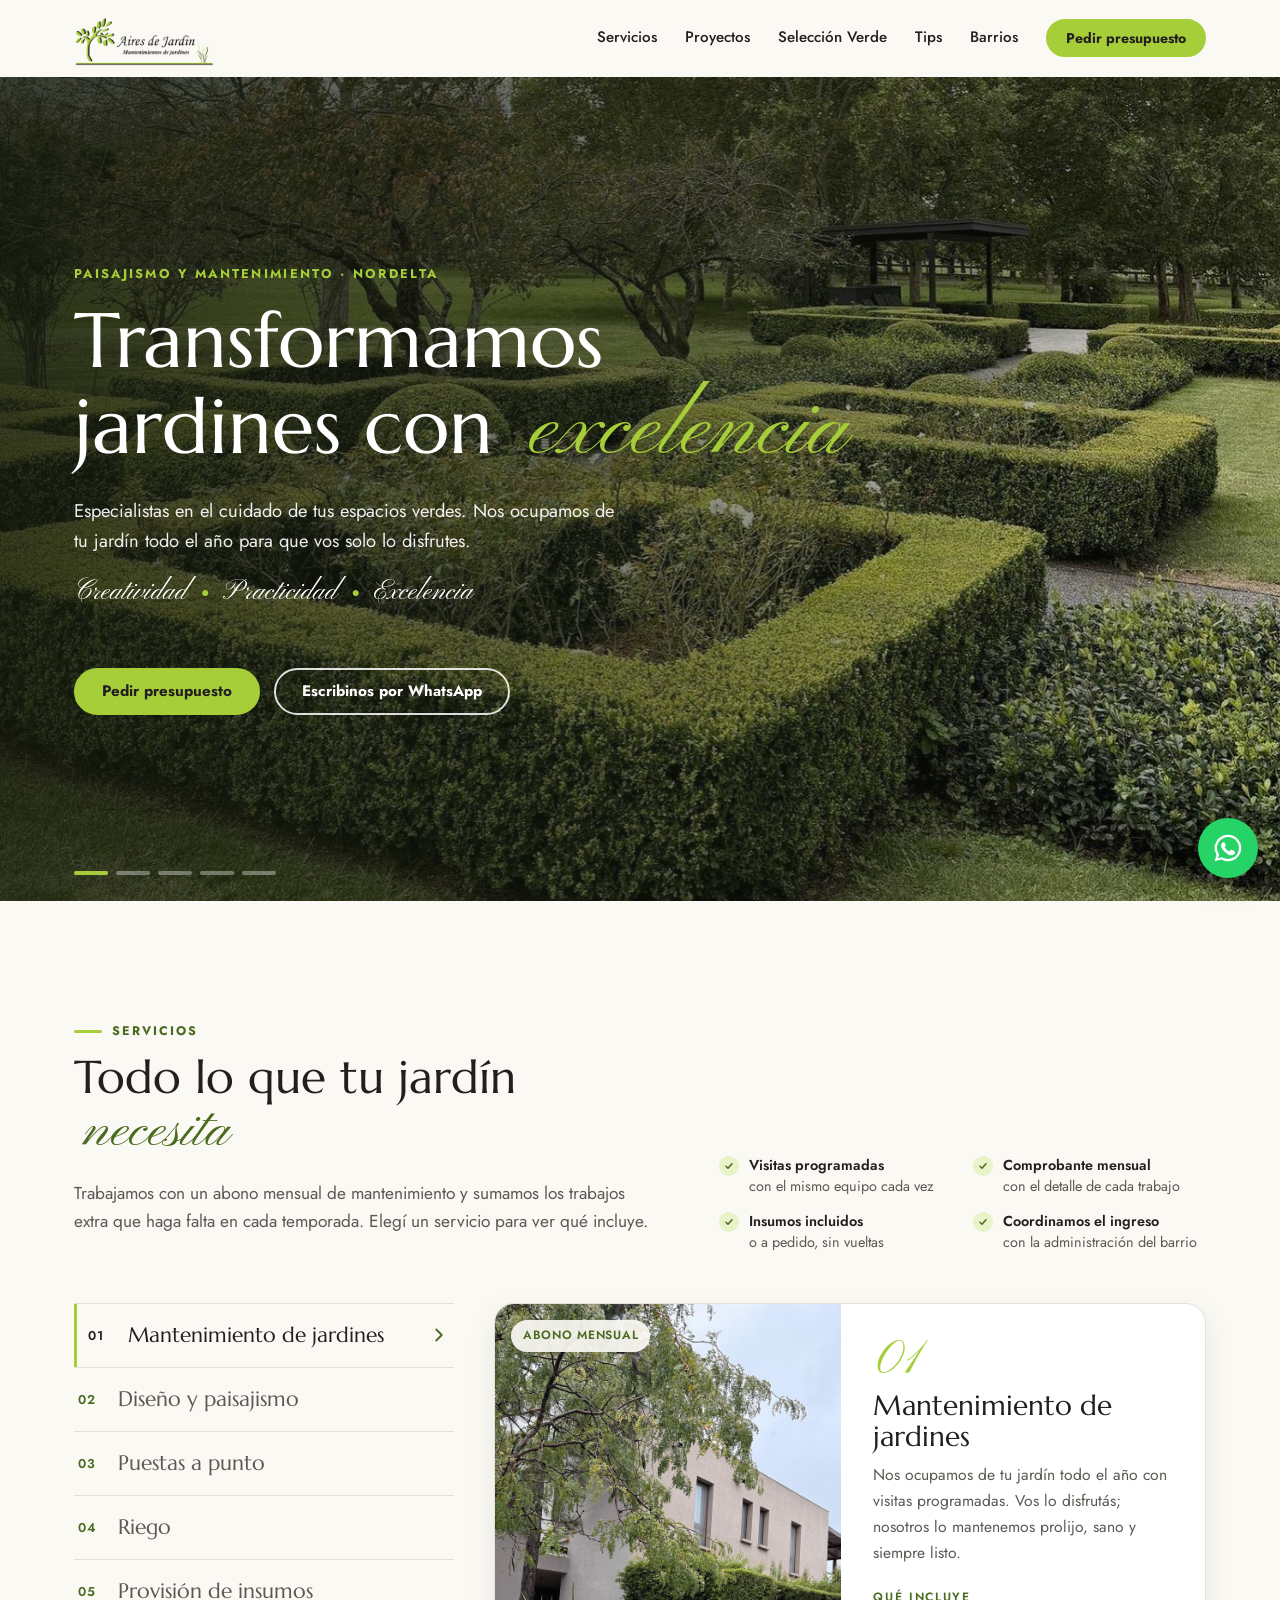
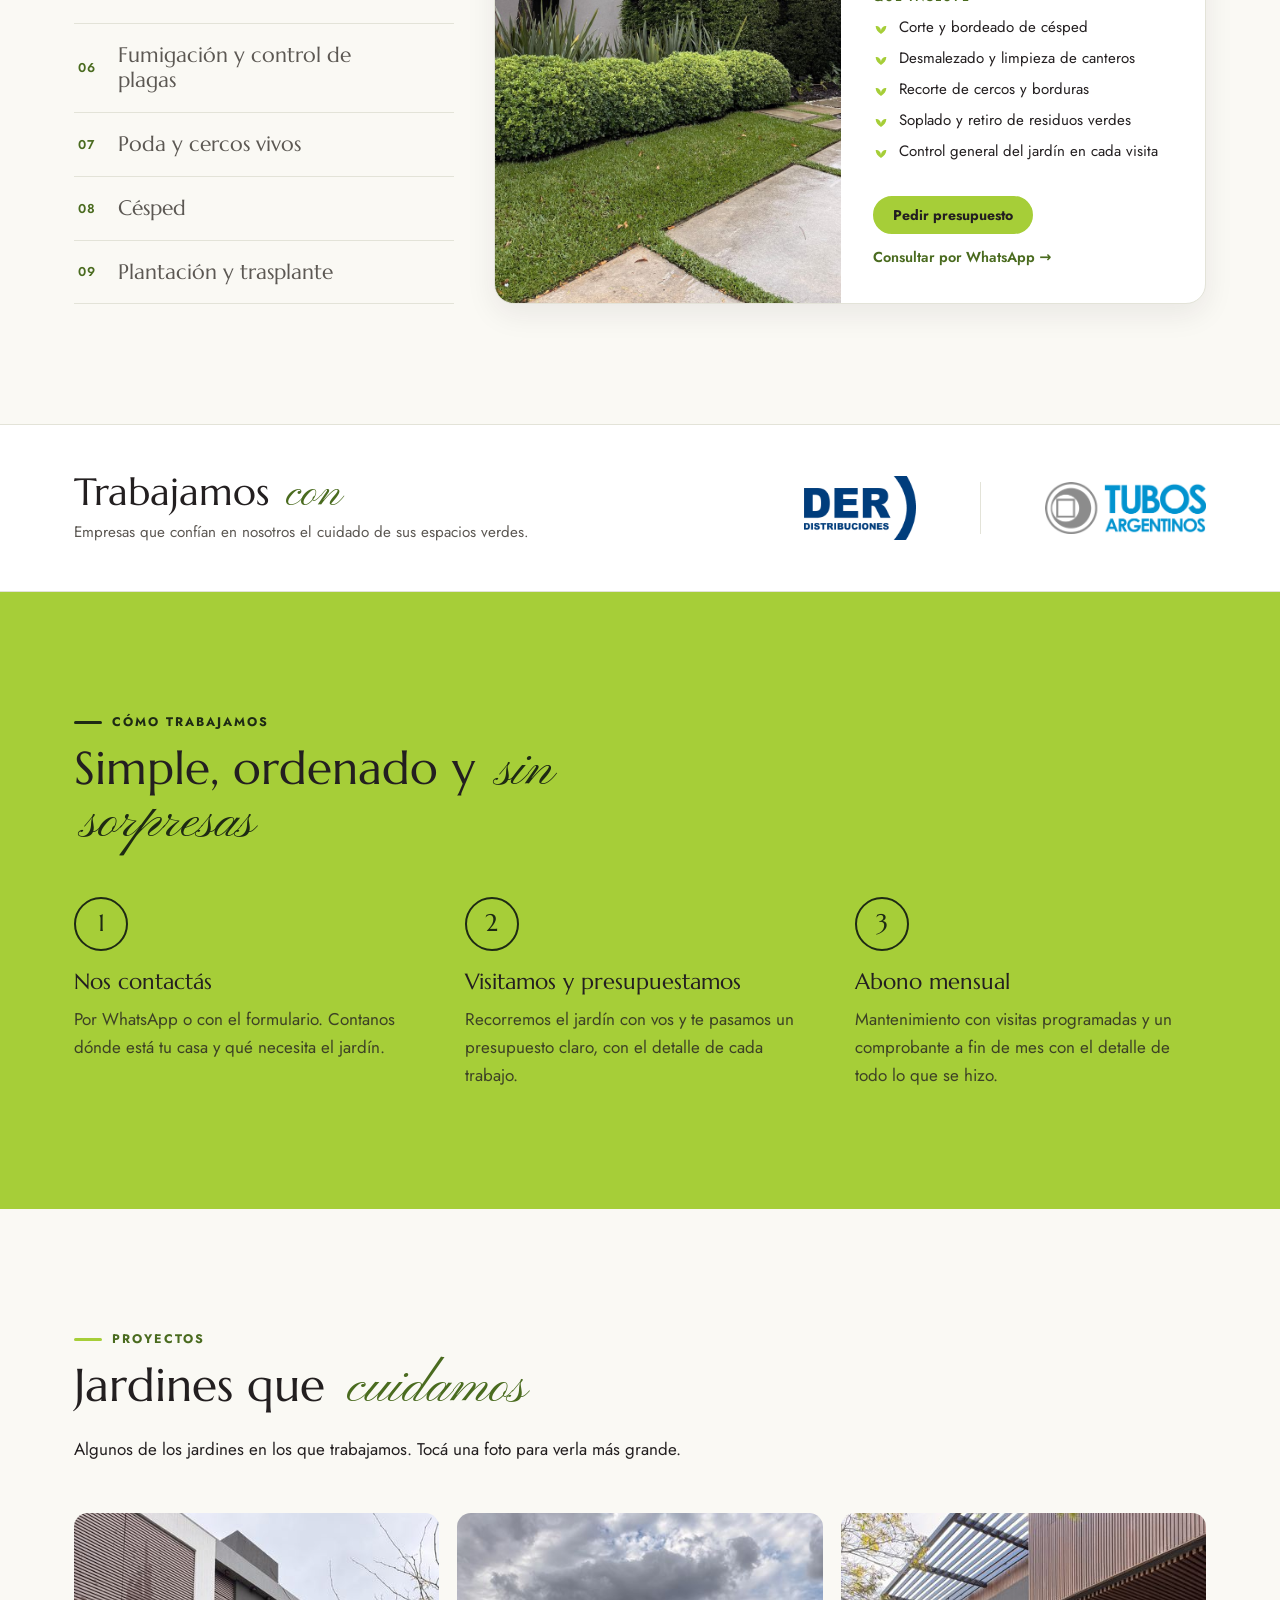
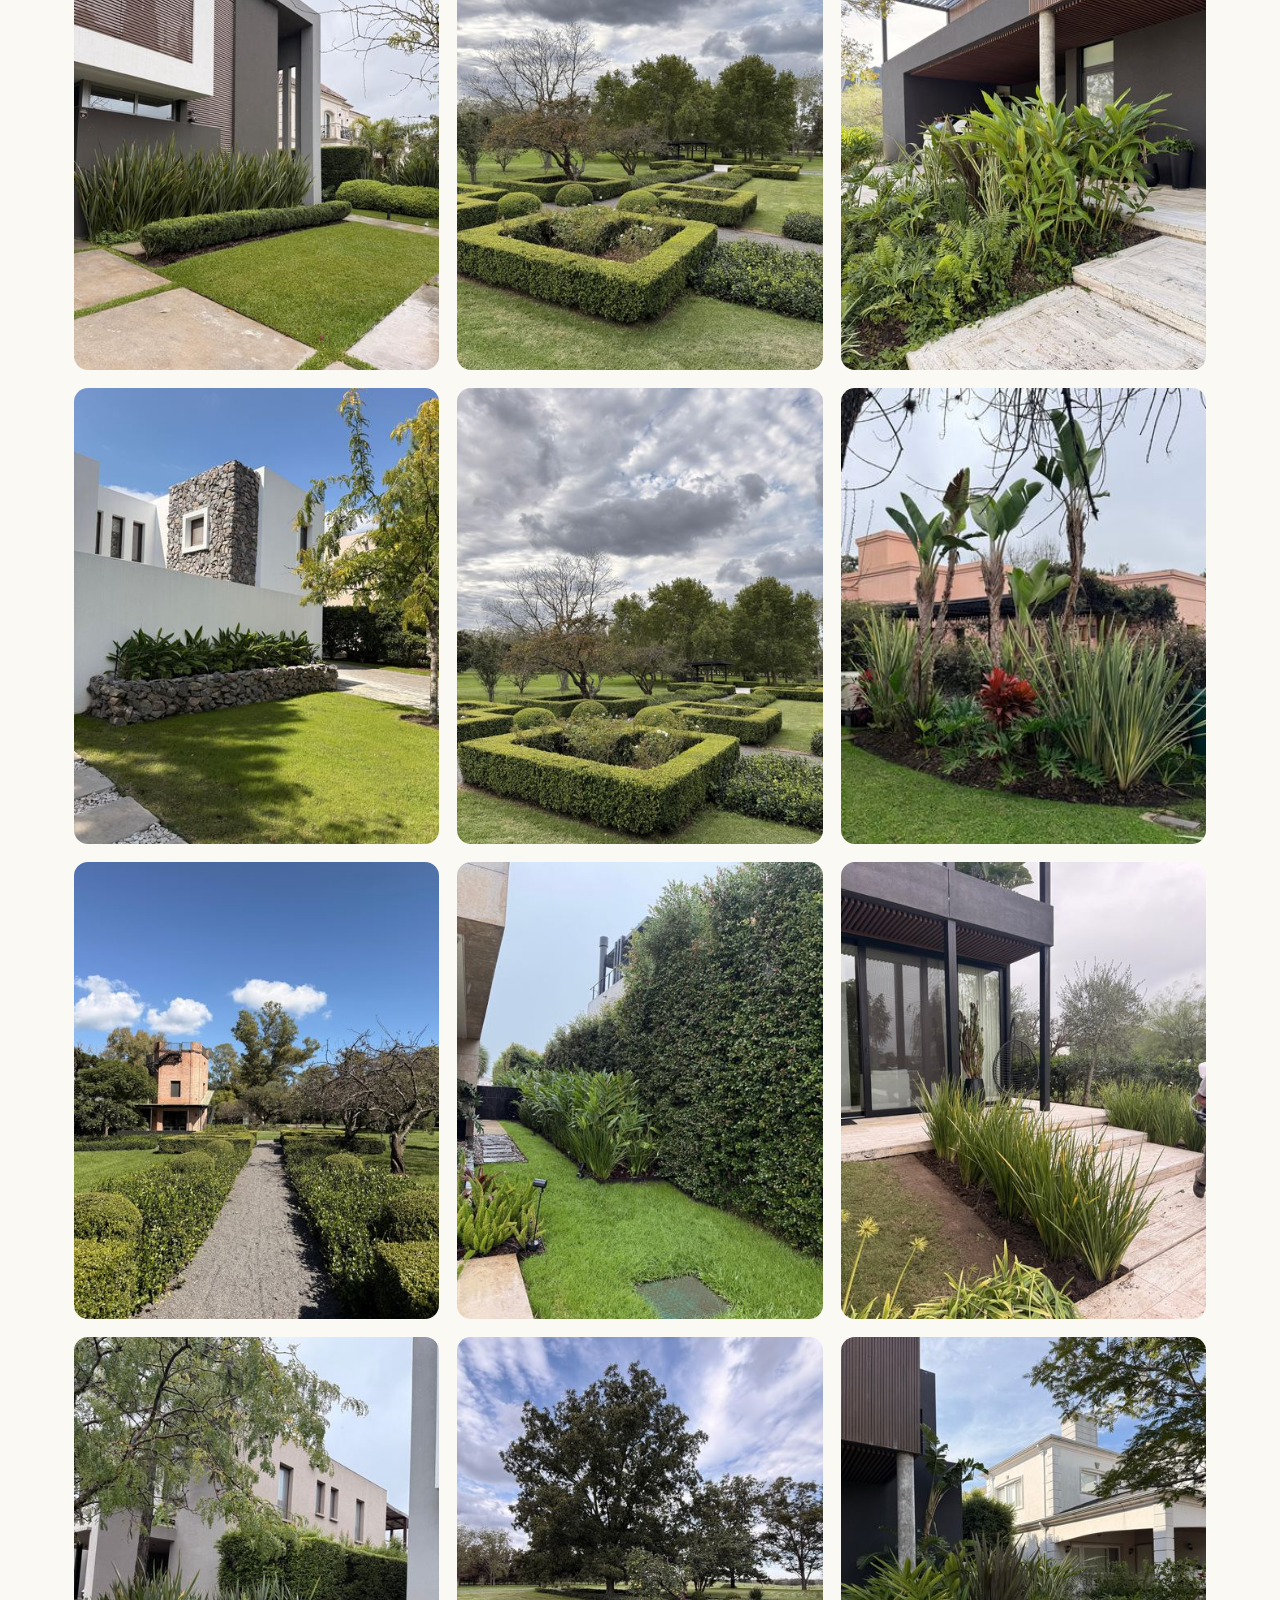
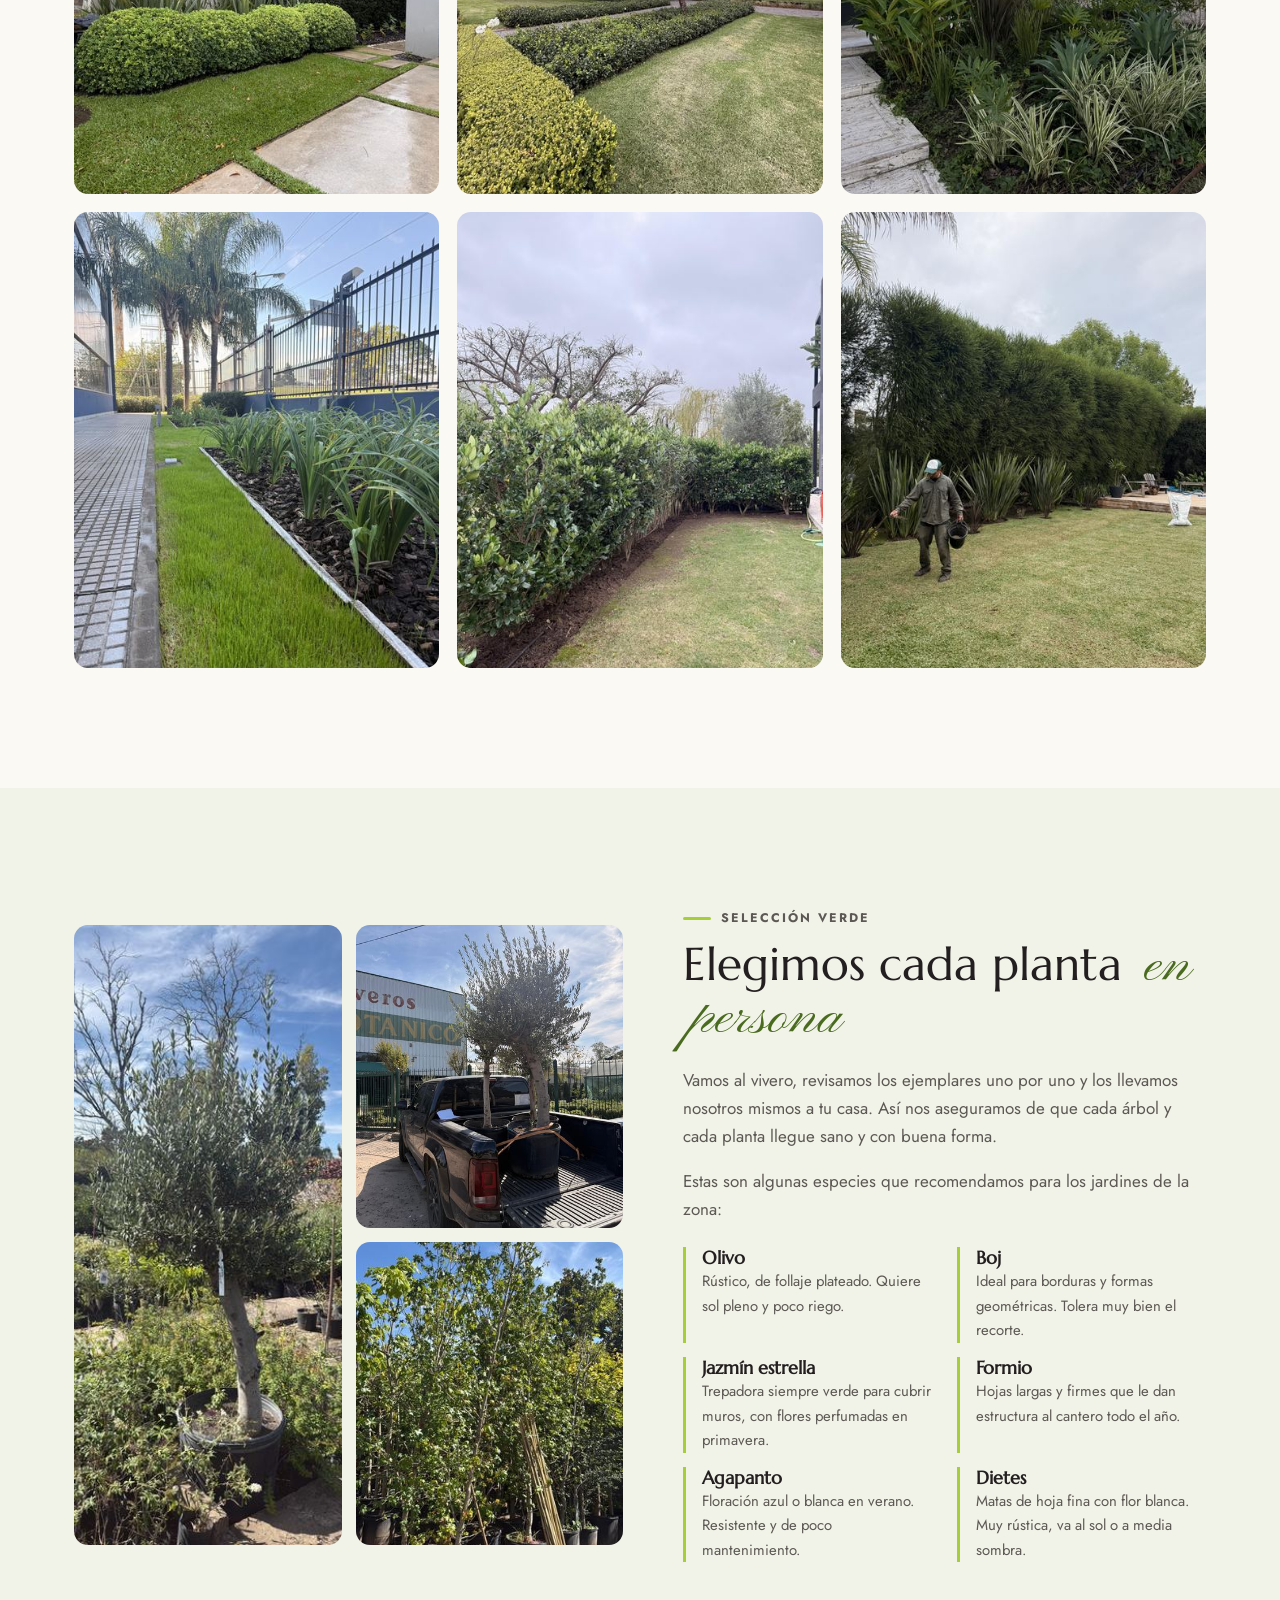
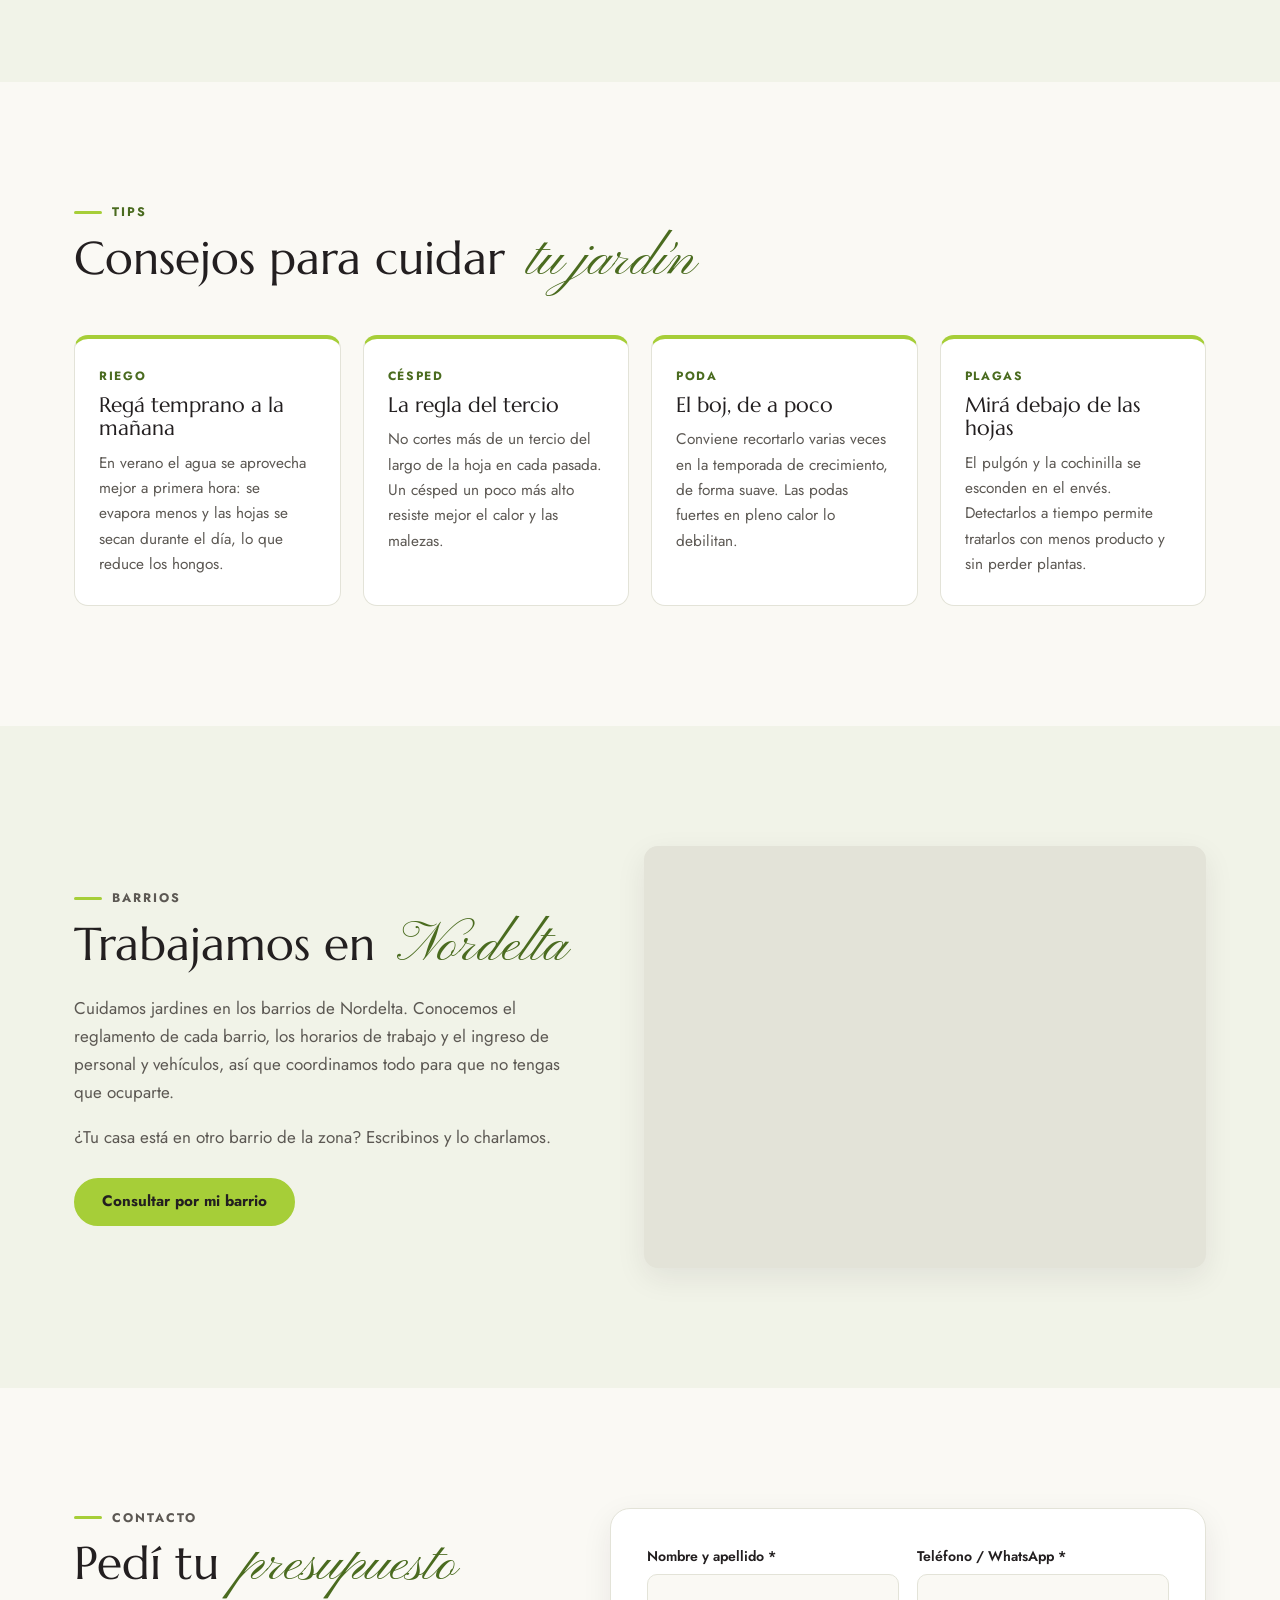
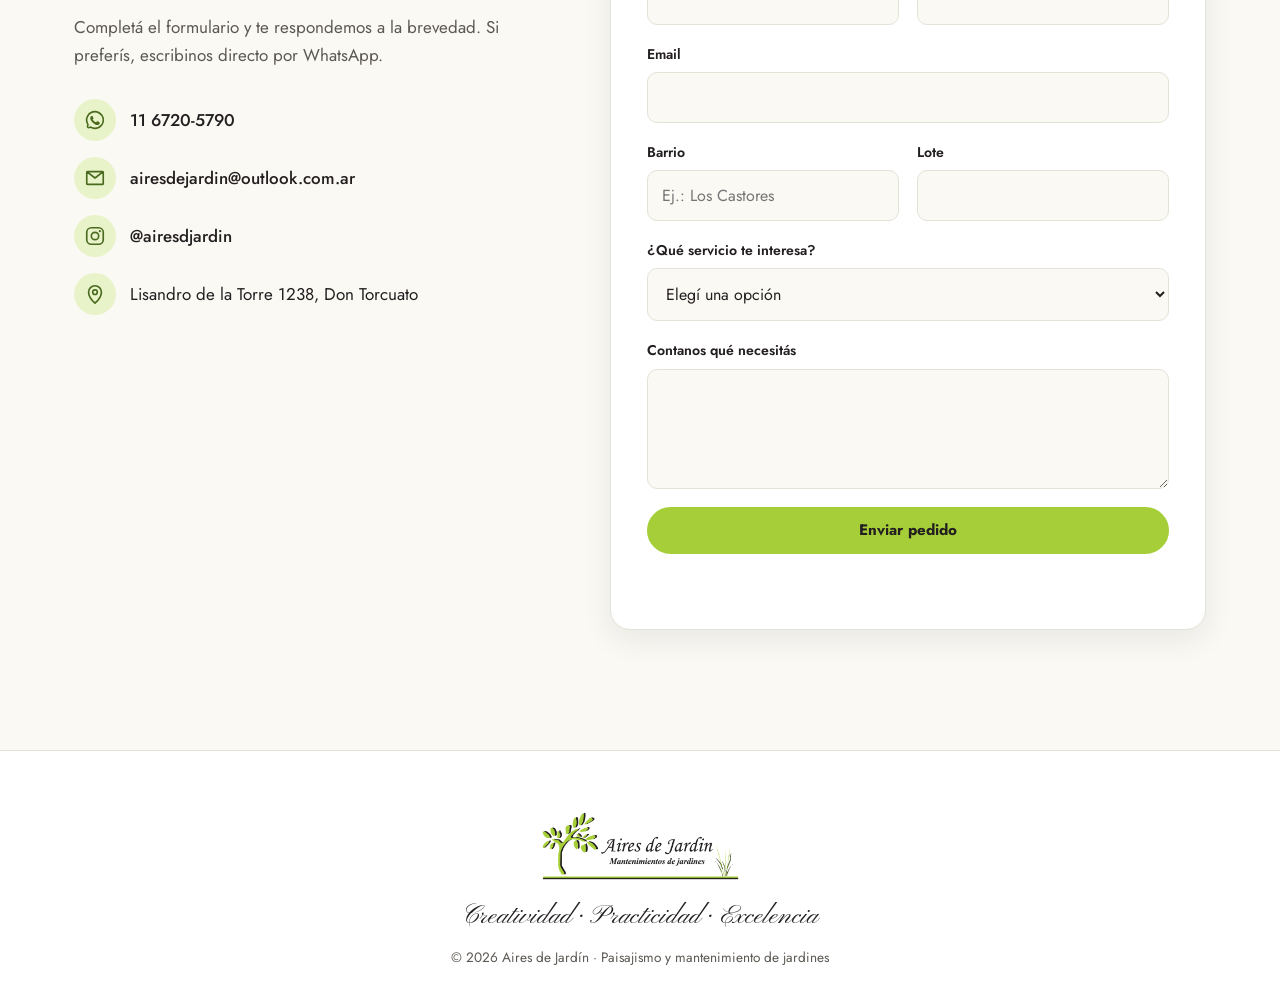
<file: index.html>
<!DOCTYPE html>
<html lang="es-AR" data-sin-php="true">
<head>
  <meta charset="UTF-8">
  <meta name="viewport" content="width=device-width, initial-scale=1">
  <title>Aires de Jardín | Paisajismo y mantenimiento de jardines en Nordelta</title>
  <meta name="description" content="Paisajismo y mantenimiento integral de jardines en Nordelta. Diseño, puestas a punto, riego, poda, fumigación y provisión de insumos. Pedí tu presupuesto.">
  <meta name="theme-color" content="#231F20">

  <meta property="og:type" content="website">
  <meta property="og:title" content="Aires de Jardín | Paisajismo y mantenimiento de jardines">
  <meta property="og:description" content="Especialista en el cuidado de tus espacios verdes. Creatividad, practicidad y excelencia en Nordelta.">
  <meta property="og:image" content="https://airesdejardin.com.ar/assets/img/hero/carrusel-1.jpg">
  <meta property="og:url" content="https://airesdejardin.com.ar/">
  <link rel="canonical" href="https://airesdejardin.com.ar/">
  <meta property="og:locale" content="es_AR">

  <link rel="icon" type="image/png" sizes="32x32" href="assets/logo/favicon-32.png">
  <link rel="apple-touch-icon" href="assets/logo/favicon-180.png">

  <link rel="preconnect" href="https://fonts.googleapis.com">
  <link rel="preconnect" href="https://fonts.gstatic.com" crossorigin>
  <link href="https://fonts.googleapis.com/css2?family=Marcellus&family=Pinyon+Script&family=Jost:wght@400;500;600;700&display=swap" rel="stylesheet">
  <!-- La primera foto del carrusel empieza a bajar enseguida (vertical en celular, horizontal en compu) -->
  <link rel="preload" as="image" href="assets/img/hero/carrusel-1-movil.jpg" media="(max-width: 700px) and (orientation: portrait)" fetchpriority="high">
  <link rel="preload" as="image" href="assets/img/hero/carrusel-1.jpg" media="not all and (max-width: 700px) and (orientation: portrait)" fetchpriority="high">
  <link rel="stylesheet" href="css/estilos.css">

  <script type="application/ld+json">
  {
    "@context": "https://schema.org",
    "@type": "LandscapingBusiness",
    "name": "Aires de Jardín",
    "description": "Paisajismo y mantenimiento de jardines",
    "telephone": "+54 9 11 6720-5790",
    "email": "airesdejardin@outlook.com.ar",
    "address": {
      "@type": "PostalAddress",
      "streetAddress": "Lisandro de la Torre 1238",
      "postalCode": "1611",
      "addressLocality": "Don Torcuato",
      "addressRegion": "Buenos Aires",
      "addressCountry": "AR"
    },
    "areaServed": "Nordelta",
    "sameAs": ["https://www.instagram.com/airesdjardin/", "https://linktr.ee/airesdjardin"]
  }
  </script>
</head>
<body>

<!-- ═══════════ ENCABEZADO ═══════════ -->
<header class="encabezado" id="encabezado">
  <div class="contenedor encabezado__fila">
    <a href="#inicio" class="encabezado__logo" aria-label="Aires de Jardín, ir al inicio">
      <img src="assets/logo/logo-web.png" alt="Aires de Jardín — Mantenimientos de jardines" width="720" height="288">
    </a>

    <button class="menu-boton" id="menuBoton" aria-label="Abrir menú" aria-expanded="false" aria-controls="menu">
      <span></span><span></span><span></span>
    </button>

    <nav class="menu" id="menu" aria-label="Secciones">
      <a href="#servicios">Servicios</a>
      <a href="#proyectos">Proyectos</a>
      <a href="#seleccion-verde">Selección Verde</a>
      <a href="#tips">Tips</a>
      <a href="#barrios">Barrios</a>
      <a href="#contacto" class="boton boton--chico">Pedir presupuesto</a>
    </nav>
  </div>
</header>

<main>

<!-- ═══════════ INICIO ═══════════ -->
<section class="portada" id="inicio">
  <!-- Carrusel: estas son las fotos predeterminadas. Si en el panel se cargaron
       otras, js/sitio.js las trae de la API y reemplaza estas. -->
  <div class="carrusel" id="carrusel" aria-roledescription="carrusel" aria-label="Fotos de jardines">
    <img class="carrusel__foto" data-src="assets/img/hero/carrusel-1.jpg" data-src-movil="assets/img/hero/carrusel-1-movil.jpg" alt="Jardín con borduras de boj recortadas en forma geométrica, rosales blancos y árboles al fondo" fetchpriority="high">
    <img class="carrusel__foto" data-src="assets/img/hero/carrusel-2.jpg" data-src-movil="assets/img/hero/carrusel-2-movil.jpg" alt="Cantero curvo con formios, plantas de follaje rojo y helechos sobre césped">
    <img class="carrusel__foto" data-src="assets/img/hero/carrusel-3.jpg" data-src-movil="assets/img/hero/carrusel-3-movil.jpg" alt="Césped parejo con bordura de boj y senderos de piedra frente a una casa moderna">
    <img class="carrusel__foto" data-src="assets/img/hero/carrusel-4.jpg" data-src-movil="assets/img/hero/carrusel-4-movil.jpg" alt="Sendero de piedra partida entre borduras de boj con una casa de ladrillo al fondo">
    <img class="carrusel__foto" data-src="assets/img/hero/carrusel-5.jpg" data-src-movil="assets/img/hero/carrusel-5-movil.jpg" alt="Borduras redondeadas de boj junto a un camino de lajas y césped recién cortado">
  </div>
  <div class="portada__velo"></div>
  <div class="contenedor portada__contenido">
    <p class="portada__antetitulo">Paisajismo y mantenimiento · Nordelta</p>
    <h1>Transformamos jardines con <em>excelencia</em></h1>
    <p class="portada__texto">Especialistas en el cuidado de tus espacios verdes. Nos ocupamos de tu jardín todo el año para que vos solo lo disfrutes.</p>
    <ul class="portada__valores">
      <li>Creatividad</li>
      <li>Practicidad</li>
      <li>Excelencia</li>
    </ul>
    <div class="portada__botones">
      <a href="#contacto" class="boton">Pedir presupuesto</a>
      <a href="https://wa.me/5491167205790?text=Hola%20Aires%20de%20Jard%C3%ADn%2C%20quisiera%20consultar%20por%20el%20mantenimiento%20de%20mi%20jard%C3%ADn." class="boton boton--claro" target="_blank" rel="noopener">Escribinos por WhatsApp</a>
    </div>
  </div>
  <div class="carrusel__puntos" id="carruselPuntos" role="group" aria-label="Elegir foto"></div>
</section>

<!-- ═══════════ SERVICIOS ═══════════ -->
<section class="seccion" id="servicios">
  <div class="contenedor">
    <div class="servicios__cabecera">
      <header class="seccion__titulo">
        <p class="antetitulo">Servicios</p>
        <h2>Todo lo que tu jardín <em>necesita</em></h2>
        <p>Trabajamos con un abono mensual de mantenimiento y sumamos los trabajos extra que haga falta en cada temporada. Elegí un servicio para ver qué incluye.</p>
      </header>
      <ul class="ventajas">
        <li><strong>Visitas programadas</strong> con el mismo equipo cada vez</li>
        <li><strong>Comprobante mensual</strong> con el detalle de cada trabajo</li>
        <li><strong>Insumos incluidos</strong> o a pedido, sin vueltas</li>
        <li><strong>Coordinamos el ingreso</strong> con la administración del barrio</li>
      </ul>
    </div>

    <div class="srv" id="srv">
      <button class="srv__tab activo" id="srv-tab-mantenimiento" aria-expanded="true" aria-controls="srv-mantenimiento">
        <span class="srv__num">01</span>
        <span class="srv__nombre">Mantenimiento de jardines</span>
        <svg class="srv__flecha" viewBox="0 0 24 24" aria-hidden="true"><path d="M9 6l6 6-6 6"/></svg>
      </button>
      <div class="srv__panel activo" id="srv-mantenimiento" role="region" aria-labelledby="srv-tab-mantenimiento">
        <div class="srv__foto">
          <img src="assets/img/galeria/borduras-boj.jpg" alt="Borduras redondeadas de boj frente a una casa con césped recién cortado" loading="lazy" width="1050" height="1400">
          <span class="srv__etiqueta">Abono mensual</span>
        </div>
        <div class="srv__info">
          <p class="srv__num-grande">01</p>
          <h3>Mantenimiento de jardines</h3>
          <p class="srv__desc">Nos ocupamos de tu jardín todo el año con visitas programadas. Vos lo disfrutás; nosotros lo mantenemos prolijo, sano y siempre listo.</p>
          <p class="srv__incluye">Qué incluye</p>
          <ul class="srv__lista">
              <li>Corte y bordeado de césped</li>
              <li>Desmalezado y limpieza de canteros</li>
              <li>Recorte de cercos y borduras</li>
              <li>Soplado y retiro de residuos verdes</li>
              <li>Control general del jardín en cada visita</li>
          </ul>
          <div class="srv__botones">
            <a href="#contacto" class="boton boton--chico" data-servicio="Mantenimiento mensual">Pedir presupuesto</a>
            <a href="https://wa.me/5491167205790?text=Hola%20Aires%20de%20Jard%C3%ADn%2C%20quisiera%20consultar%20por%20el%20servicio%20de%20mantenimiento%20de%20jardines." class="srv__wa" target="_blank" rel="noopener">Consultar por WhatsApp →</a>
          </div>
        </div>
      </div>
      <button class="srv__tab" id="srv-tab-diseno" aria-expanded="false" aria-controls="srv-diseno">
        <span class="srv__num">02</span>
        <span class="srv__nombre">Diseño y paisajismo</span>
        <svg class="srv__flecha" viewBox="0 0 24 24" aria-hidden="true"><path d="M9 6l6 6-6 6"/></svg>
      </button>
      <div class="srv__panel" id="srv-diseno" role="region" aria-labelledby="srv-tab-diseno">
        <div class="srv__foto">
          <img src="assets/img/galeria/cantero-entrada-galeria.jpg" alt="Cantero tropical con helechos y follaje junto a la entrada de una casa moderna" loading="lazy" width="1050" height="1400">
          <span class="srv__etiqueta">Proyectos</span>
        </div>
        <div class="srv__info">
          <p class="srv__num-grande">02</p>
          <h3>Diseño y paisajismo</h3>
          <p class="srv__desc">Creamos jardines nuevos o renovamos los existentes, eligiendo cada especie según el sol, el suelo y el estilo de la casa.</p>
          <p class="srv__incluye">Qué incluye</p>
          <ul class="srv__lista">
              <li>Relevamiento del espacio: sol, suelo y drenaje</li>
              <li>Propuesta de diseño y selección de especies</li>
              <li>Armado de canteros, borduras y senderos</li>
              <li>Ejecución completa de la obra</li>
              <li>Seguimiento después de la plantación</li>
          </ul>
          <div class="srv__botones">
            <a href="#contacto" class="boton boton--chico" data-servicio="Diseño y paisajismo">Pedir presupuesto</a>
            <a href="https://wa.me/5491167205790?text=Hola%20Aires%20de%20Jard%C3%ADn%2C%20quisiera%20consultar%20por%20el%20servicio%20de%20dise%C3%B1o%20y%20paisajismo." class="srv__wa" target="_blank" rel="noopener">Consultar por WhatsApp →</a>
          </div>
        </div>
      </div>
      <button class="srv__tab" id="srv-tab-puesta" aria-expanded="false" aria-controls="srv-puesta">
        <span class="srv__num">03</span>
        <span class="srv__nombre">Puestas a punto</span>
        <svg class="srv__flecha" viewBox="0 0 24 24" aria-hidden="true"><path d="M9 6l6 6-6 6"/></svg>
      </button>
      <div class="srv__panel" id="srv-puesta" role="region" aria-labelledby="srv-tab-puesta">
        <div class="srv__foto">
          <img src="assets/img/galeria/cerco-perimetral.jpg" alt="Cerco perimetral recortado y cantero limpio sobre césped" loading="lazy" width="1050" height="1400">
          <span class="srv__etiqueta">Trabajo puntual</span>
        </div>
        <div class="srv__info">
          <p class="srv__num-grande">03</p>
          <h3>Puestas a punto</h3>
          <p class="srv__desc">Recuperamos jardines descuidados o los dejamos impecables para un cambio de temporada, una mudanza o un evento especial.</p>
          <p class="srv__incluye">Qué incluye</p>
          <ul class="srv__lista">
              <li>Limpieza profunda y desmalezado</li>
              <li>Poda y recorte de todo el jardín</li>
              <li>Recuperación del césped</li>
              <li>Reposición de plantas y cobertura de canteros</li>
              <li>Retiro de todos los residuos</li>
          </ul>
          <div class="srv__botones">
            <a href="#contacto" class="boton boton--chico" data-servicio="Puesta a punto">Pedir presupuesto</a>
            <a href="https://wa.me/5491167205790?text=Hola%20Aires%20de%20Jard%C3%ADn%2C%20quisiera%20consultar%20por%20el%20servicio%20de%20puestas%20a%20punto." class="srv__wa" target="_blank" rel="noopener">Consultar por WhatsApp →</a>
          </div>
        </div>
      </div>
      <button class="srv__tab" id="srv-tab-riego" aria-expanded="false" aria-controls="srv-riego">
        <span class="srv__num">04</span>
        <span class="srv__nombre">Riego</span>
        <svg class="srv__flecha" viewBox="0 0 24 24" aria-hidden="true"><path d="M9 6l6 6-6 6"/></svg>
      </button>
      <div class="srv__panel" id="srv-riego" role="region" aria-labelledby="srv-tab-riego">
        <div class="srv__foto">
          <img src="assets/img/galeria/cerco-jazmin.jpg" alt="Jardín con césped verde y parejo junto a un muro cubierto de jazmín" loading="lazy" width="1050" height="1400">
          <span class="srv__etiqueta">Instalación y service</span>
        </div>
        <div class="srv__info">
          <p class="srv__num-grande">04</p>
          <h3>Riego</h3>
          <p class="srv__desc">Instalamos y mantenemos sistemas de riego automático para que cada sector reciba justo el agua que necesita.</p>
          <p class="srv__incluye">Qué incluye</p>
          <ul class="srv__lista">
              <li>Diseño e instalación por aspersión y goteo</li>
              <li>Programación de controladores</li>
              <li>Reparación de pérdidas y aspersores</li>
              <li>Ajuste de horarios según la estación</li>
              <li>Revisión periódica del sistema</li>
          </ul>
          <div class="srv__botones">
            <a href="#contacto" class="boton boton--chico" data-servicio="Riego">Pedir presupuesto</a>
            <a href="https://wa.me/5491167205790?text=Hola%20Aires%20de%20Jard%C3%ADn%2C%20quisiera%20consultar%20por%20el%20servicio%20de%20riego." class="srv__wa" target="_blank" rel="noopener">Consultar por WhatsApp →</a>
          </div>
        </div>
      </div>
      <button class="srv__tab" id="srv-tab-insumos" aria-expanded="false" aria-controls="srv-insumos">
        <span class="srv__num">05</span>
        <span class="srv__nombre">Provisión de insumos</span>
        <svg class="srv__flecha" viewBox="0 0 24 24" aria-hidden="true"><path d="M9 6l6 6-6 6"/></svg>
      </button>
      <div class="srv__panel" id="srv-insumos" role="region" aria-labelledby="srv-tab-insumos">
        <div class="srv__foto">
          <img src="assets/img/galeria/cantero-piedra-negra.jpg" alt="Cantero con piedra negra decorativa y gramíneas junto a una vereda" loading="lazy" width="1050" height="1400">
          <span class="srv__etiqueta">Materiales</span>
        </div>
        <div class="srv__info">
          <p class="srv__num-grande">05</p>
          <h3>Provisión de insumos</h3>
          <p class="srv__desc">Conseguimos los materiales, los llevamos y los aplicamos. Vos no tenés que cargar bolsas ni salir a buscar nada.</p>
          <p class="srv__incluye">Qué incluye</p>
          <ul class="srv__lista">
              <li>Tierra negra y compost</li>
              <li>Corteza y piedras decorativas</li>
              <li>Fertilizantes</li>
              <li>Productos fitosanitarios</li>
              <li>Entrega y aplicación en el jardín</li>
          </ul>
          <div class="srv__botones">
            <a href="#contacto" class="boton boton--chico" data-servicio="Provisión de insumos">Pedir presupuesto</a>
            <a href="https://wa.me/5491167205790?text=Hola%20Aires%20de%20Jard%C3%ADn%2C%20quisiera%20consultar%20por%20el%20servicio%20de%20provisi%C3%B3n%20de%20insumos." class="srv__wa" target="_blank" rel="noopener">Consultar por WhatsApp →</a>
          </div>
        </div>
      </div>
      <button class="srv__tab" id="srv-tab-fumigacion" aria-expanded="false" aria-controls="srv-fumigacion">
        <span class="srv__num">06</span>
        <span class="srv__nombre">Fumigación y control de plagas</span>
        <svg class="srv__flecha" viewBox="0 0 24 24" aria-hidden="true"><path d="M9 6l6 6-6 6"/></svg>
      </button>
      <div class="srv__panel" id="srv-fumigacion" role="region" aria-labelledby="srv-tab-fumigacion">
        <div class="srv__foto">
          <img src="assets/img/galeria/canteros-tropicales.jpg" alt="Cantero sano con aves del paraíso, formios y plantas de follaje rojo" loading="lazy" width="1050" height="1400">
          <span class="srv__etiqueta">Sanidad</span>
        </div>
        <div class="srv__info">
          <p class="srv__num-grande">06</p>
          <h3>Fumigación y control de plagas</h3>
          <p class="srv__desc">Prevenimos y tratamos plagas y enfermedades a tiempo, con productos aplicados en la dosis justa.</p>
          <p class="srv__incluye">Qué incluye</p>
          <ul class="srv__lista">
              <li>Diagnóstico de plagas y enfermedades</li>
              <li>Control de hormigas</li>
              <li>Tratamiento de pulgón, cochinilla y hongos</li>
              <li>Fumigaciones preventivas por temporada</li>
              <li>Detalle de los productos usados en el comprobante</li>
          </ul>
          <div class="srv__botones">
            <a href="#contacto" class="boton boton--chico" data-servicio="Fumigación">Pedir presupuesto</a>
            <a href="https://wa.me/5491167205790?text=Hola%20Aires%20de%20Jard%C3%ADn%2C%20quisiera%20consultar%20por%20el%20servicio%20de%20fumigaci%C3%B3n%20y%20control%20de%20plagas." class="srv__wa" target="_blank" rel="noopener">Consultar por WhatsApp →</a>
          </div>
        </div>
      </div>
      <button class="srv__tab" id="srv-tab-poda" aria-expanded="false" aria-controls="srv-poda">
        <span class="srv__num">07</span>
        <span class="srv__nombre">Poda y cercos vivos</span>
        <svg class="srv__flecha" viewBox="0 0 24 24" aria-hidden="true"><path d="M9 6l6 6-6 6"/></svg>
      </button>
      <div class="srv__panel" id="srv-poda" role="region" aria-labelledby="srv-tab-poda">
        <div class="srv__foto">
          <img src="assets/img/galeria/jardin-boj-pergola.jpg" alt="Jardín formal con canteros de boj recortados en forma geométrica" loading="lazy" width="1050" height="1400">
          <span class="srv__etiqueta">Formas y estructura</span>
        </div>
        <div class="srv__info">
          <p class="srv__num-grande">07</p>
          <h3>Poda y cercos vivos</h3>
          <p class="srv__desc">Damos forma y estructura al jardín: cercos parejos, borduras definidas y plantas que crecen sanas.</p>
          <p class="srv__incluye">Qué incluye</p>
          <ul class="srv__lista">
              <li>Recorte de cercos y borduras</li>
              <li>Formas geométricas en boj</li>
              <li>Poda de arbustos</li>
              <li>Poda de árboles de porte bajo y medio</li>
              <li>Retiro de ramas y restos de poda</li>
          </ul>
          <div class="srv__botones">
            <a href="#contacto" class="boton boton--chico" data-servicio="Poda y cercos">Pedir presupuesto</a>
            <a href="https://wa.me/5491167205790?text=Hola%20Aires%20de%20Jard%C3%ADn%2C%20quisiera%20consultar%20por%20el%20servicio%20de%20poda%20y%20cercos%20vivos." class="srv__wa" target="_blank" rel="noopener">Consultar por WhatsApp →</a>
          </div>
        </div>
      </div>
      <button class="srv__tab" id="srv-tab-cesped" aria-expanded="false" aria-controls="srv-cesped">
        <span class="srv__num">08</span>
        <span class="srv__nombre">Césped</span>
        <svg class="srv__flecha" viewBox="0 0 24 24" aria-hidden="true"><path d="M9 6l6 6-6 6"/></svg>
      </button>
      <div class="srv__panel" id="srv-cesped" role="region" aria-labelledby="srv-tab-cesped">
        <div class="srv__foto">
          <img src="assets/img/galeria/fertilizacion-cesped.jpg" alt="Jardinero de Aires de Jardín fertilizando el césped" loading="lazy" width="1050" height="1400">
          <span class="srv__etiqueta">Siembra y cuidado</span>
        </div>
        <div class="srv__info">
          <p class="srv__num-grande">08</p>
          <h3>Césped</h3>
          <p class="srv__desc">Un césped denso, parejo y bien verde, con el cuidado que corresponde a cada estación del año.</p>
          <p class="srv__incluye">Qué incluye</p>
          <ul class="srv__lista">
              <li>Siembra y resiembra</li>
              <li>Colocación de panes de pasto</li>
              <li>Fertilización por temporada</li>
              <li>Aireado y escarificado</li>
              <li>Nivelación y relleno de pozos</li>
          </ul>
          <div class="srv__botones">
            <a href="#contacto" class="boton boton--chico" data-servicio="Césped">Pedir presupuesto</a>
            <a href="https://wa.me/5491167205790?text=Hola%20Aires%20de%20Jard%C3%ADn%2C%20quisiera%20consultar%20por%20el%20servicio%20de%20c%C3%A9sped." class="srv__wa" target="_blank" rel="noopener">Consultar por WhatsApp →</a>
          </div>
        </div>
      </div>
      <button class="srv__tab" id="srv-tab-plantacion" aria-expanded="false" aria-controls="srv-plantacion">
        <span class="srv__num">09</span>
        <span class="srv__nombre">Plantación y trasplante</span>
        <svg class="srv__flecha" viewBox="0 0 24 24" aria-hidden="true"><path d="M9 6l6 6-6 6"/></svg>
      </button>
      <div class="srv__panel" id="srv-plantacion" role="region" aria-labelledby="srv-tab-plantacion">
        <div class="srv__foto">
          <img src="assets/img/galeria/olivo-traslado.jpg" alt="Olivo cargado en la camioneta para llevarlo desde el vivero al jardín" loading="lazy" width="1050" height="1400">
          <span class="srv__etiqueta">Árboles y plantas</span>
        </div>
        <div class="srv__info">
          <p class="srv__num-grande">09</p>
          <h3>Plantación y trasplante</h3>
          <p class="srv__desc">Elegimos cada ejemplar en el vivero, lo trasladamos y lo plantamos con todo lo necesario para que arraigue bien.</p>
          <p class="srv__incluye">Qué incluye</p>
          <ul class="srv__lista">
              <li>Selección de ejemplares en vivero</li>
              <li>Traslado hasta tu casa</li>
              <li>Plantación con tierra y fertilizante</li>
              <li>Trasplante de ejemplares existentes</li>
              <li>Tutorado y seguimiento</li>
          </ul>
          <div class="srv__botones">
            <a href="#contacto" class="boton boton--chico" data-servicio="Plantación y trasplante">Pedir presupuesto</a>
            <a href="https://wa.me/5491167205790?text=Hola%20Aires%20de%20Jard%C3%ADn%2C%20quisiera%20consultar%20por%20el%20servicio%20de%20plantaci%C3%B3n%20y%20trasplante." class="srv__wa" target="_blank" rel="noopener">Consultar por WhatsApp →</a>
          </div>
        </div>
      </div>
    </div>
  </div>
</section>

<!-- ═══════════ TRABAJAMOS CON ═══════════ -->
<section class="marcas" aria-labelledby="marcasTitulo">
  <div class="contenedor marcas__fila">
    <div class="marcas__texto">
      <h2 id="marcasTitulo">Trabajamos <em>con</em></h2>
      <p>Empresas que confían en nosotros el cuidado de sus espacios verdes.</p>
    </div>
    <ul class="marcas__logos">
      <li><img src="assets/img/marcas/der-distribuciones.png" alt="DER Distribuciones" width="600" height="344" loading="lazy"></li>
      <li><img class="marca-ancha" src="assets/img/marcas/tubos-argentinos.png" alt="Tubos Argentinos" width="700" height="226" loading="lazy"></li>
    </ul>
  </div>
</section>

<!-- ═══════════ CÓMO TRABAJAMOS ═══════════ -->
<section class="seccion seccion--oscura">
  <div class="contenedor">
    <header class="seccion__titulo">
      <p class="antetitulo">Cómo trabajamos</p>
      <h2>Simple, ordenado y <em>sin sorpresas</em></h2>
    </header>
    <ol class="pasos">
      <li>
        <span class="pasos__numero">1</span>
        <h3>Nos contactás</h3>
        <p>Por WhatsApp o con el formulario. Contanos dónde está tu casa y qué necesita el jardín.</p>
      </li>
      <li>
        <span class="pasos__numero">2</span>
        <h3>Visitamos y presupuestamos</h3>
        <p>Recorremos el jardín con vos y te pasamos un presupuesto claro, con el detalle de cada trabajo.</p>
      </li>
      <li>
        <span class="pasos__numero">3</span>
        <h3>Abono mensual</h3>
        <p>Mantenimiento con visitas programadas y un comprobante a fin de mes con el detalle de todo lo que se hizo.</p>
      </li>
    </ol>
  </div>
</section>

<!-- ═══════════ PROYECTOS ═══════════ -->
<section class="seccion" id="proyectos">
  <div class="contenedor">
    <header class="seccion__titulo">
      <p class="antetitulo">Proyectos</p>
      <h2>Jardines que <em>cuidamos</em></h2>
      <p>Algunos de los jardines en los que trabajamos. Tocá una foto para verla más grande.</p>
      <p class="deslizar" aria-hidden="true">Deslizá para ver más</p>
    </header>

    <div class="galeria" id="galeria">
      <button class="galeria__item" data-grande="assets/img/galeria/frente-casa-moderna.jpg"><img src="assets/img/galeria/frente-casa-moderna-chica.jpg" alt="Frente de casa moderna con césped, bordura de boj y gramíneas altas" loading="lazy" width="450" height="600"></button>
      <button class="galeria__item" data-grande="assets/img/galeria/jardin-boj-pergola.jpg"><img src="assets/img/galeria/jardin-boj-pergola-chica.jpg" alt="Jardín formal de boj con canteros cuadrados y una pérgola al fondo" loading="lazy" width="450" height="600"></button>
      <button class="galeria__item" data-grande="assets/img/galeria/cantero-entrada-galeria.jpg"><img src="assets/img/galeria/cantero-entrada-galeria-chica.jpg" alt="Cantero tropical con helechos y follaje junto a la entrada de una casa" loading="lazy" width="450" height="600"></button>
      <button class="galeria__item" data-grande="assets/img/galeria/cantero-gaviones.jpg"><img src="assets/img/galeria/cantero-gaviones-chica.jpg" alt="Cantero elevado con muro de piedra y césped recién cortado" loading="lazy" width="450" height="600"></button>
      <button class="galeria__item" data-grande="assets/img/galeria/jardin-boj-geometrico.jpg"><img src="assets/img/galeria/jardin-boj-geometrico-chica.jpg" alt="Jardín de estilo francés con canteros de boj y rosales blancos bajo un cielo nublado" loading="lazy" width="450" height="600"></button>
      <button class="galeria__item" data-grande="assets/img/galeria/canteros-tropicales.jpg"><img src="assets/img/galeria/canteros-tropicales-chica.jpg" alt="Cantero curvo con aves del paraíso, formios y plantas de follaje rojo" loading="lazy" width="338" height="600"></button>
      <button class="galeria__item" data-grande="assets/img/galeria/sendero-boj.jpg"><img src="assets/img/galeria/sendero-boj-chica.jpg" alt="Sendero de piedra partida flanqueado por borduras de boj" loading="lazy" width="450" height="600"></button>
      <button class="galeria__item" data-grande="assets/img/galeria/cerco-jazmin.jpg"><img src="assets/img/galeria/cerco-jazmin-chica.jpg" alt="Muro cubierto de jazmín y cantero con plantas de follaje" loading="lazy" width="450" height="600"></button>
      <button class="galeria__item" data-grande="assets/img/galeria/cantero-escalinata.jpg"><img src="assets/img/galeria/cantero-escalinata-chica.jpg" alt="Cantero con matas de dietes junto a una escalinata de travertino" loading="lazy" width="450" height="600"></button>
      <button class="galeria__item" data-grande="assets/img/galeria/borduras-boj.jpg"><img src="assets/img/galeria/borduras-boj-chica.jpg" alt="Borduras redondeadas de boj frente a una casa con césped y camino de lajas" loading="lazy" width="450" height="600"></button>
      <button class="galeria__item" data-grande="assets/img/galeria/cerco-boj-roble.jpg"><img src="assets/img/galeria/cerco-boj-roble-chica.jpg" alt="Cerco de boj prolijo junto a un gran roble y césped" loading="lazy" width="450" height="600"></button>
      <button class="galeria__item" data-grande="assets/img/galeria/cantero-entrada.jpg"><img src="assets/img/galeria/cantero-entrada-chica.jpg" alt="Cantero con plantas de follaje variegado en la entrada de una casa" loading="lazy" width="450" height="600"></button>
      <button class="galeria__item" data-grande="assets/img/galeria/cantero-piedra-negra.jpg"><img src="assets/img/galeria/cantero-piedra-negra-chica.jpg" alt="Cantero lineal con piedra negra y gramíneas junto a una vereda" loading="lazy" width="450" height="600"></button>
      <button class="galeria__item" data-grande="assets/img/galeria/cerco-perimetral.jpg"><img src="assets/img/galeria/cerco-perimetral-chica.jpg" alt="Cerco perimetral de arbustos recortado sobre césped" loading="lazy" width="450" height="600"></button>
      <button class="galeria__item" data-grande="assets/img/galeria/fertilizacion-cesped.jpg"><img src="assets/img/galeria/fertilizacion-cesped-chica.jpg" alt="Jardinero de Aires de Jardín fertilizando el césped" loading="lazy" width="450" height="600"></button>
    </div>
  </div>
</section>

<!-- ═══════════ SELECCIÓN VERDE ═══════════ -->
<section class="seccion seccion--suave" id="seleccion-verde">
  <div class="contenedor">
    <div class="seleccion">
      <div class="seleccion__fotos">
        <img src="assets/img/galeria/vivero-olivo-chica.jpg" alt="Olivo en maceta elegido en el vivero" loading="lazy" width="450" height="600">
        <img src="assets/img/galeria/olivo-traslado-chica.jpg" alt="Olivo cargado en la camioneta para llevarlo al jardín" loading="lazy" width="450" height="600">
        <img src="assets/img/galeria/vivero-arboles-chica.jpg" alt="Árboles jóvenes en el vivero listos para plantar" loading="lazy" width="450" height="600">
      </div>
      <div class="seleccion__texto">
        <p class="antetitulo">Selección Verde</p>
        <h2>Elegimos cada planta <em>en persona</em></h2>
        <p>Vamos al vivero, revisamos los ejemplares uno por uno y los llevamos nosotros mismos a tu casa. Así nos aseguramos de que cada árbol y cada planta llegue sano y con buena forma.</p>
        <p>Estas son algunas especies que recomendamos para los jardines de la zona:</p>
        <ul class="especies">
          <li><strong>Olivo</strong> Rústico, de follaje plateado. Quiere sol pleno y poco riego.</li>
          <li><strong>Boj</strong> Ideal para borduras y formas geométricas. Tolera muy bien el recorte.</li>
          <li><strong>Jazmín estrella</strong> Trepadora siempre verde para cubrir muros, con flores perfumadas en primavera.</li>
          <li><strong>Formio</strong> Hojas largas y firmes que le dan estructura al cantero todo el año.</li>
          <li><strong>Agapanto</strong> Floración azul o blanca en verano. Resistente y de poco mantenimiento.</li>
          <li><strong>Dietes</strong> Matas de hoja fina con flor blanca. Muy rústica, va al sol o a media sombra.</li>
        </ul>
      </div>
    </div>
  </div>
</section>

<!-- ═══════════ TIPS ═══════════ -->
<section class="seccion" id="tips">
  <div class="contenedor">
    <header class="seccion__titulo">
      <p class="antetitulo">Tips</p>
      <h2>Consejos para cuidar <em>tu jardín</em></h2>
      <p class="deslizar" aria-hidden="true">Deslizá para ver más</p>
    </header>
    <div class="tips">
      <article class="tip">
        <p class="tip__etiqueta">Riego</p>
        <h3>Regá temprano a la mañana</h3>
        <p>En verano el agua se aprovecha mejor a primera hora: se evapora menos y las hojas se secan durante el día, lo que reduce los hongos.</p>
      </article>
      <article class="tip">
        <p class="tip__etiqueta">Césped</p>
        <h3>La regla del tercio</h3>
        <p>No cortes más de un tercio del largo de la hoja en cada pasada. Un césped un poco más alto resiste mejor el calor y las malezas.</p>
      </article>
      <article class="tip">
        <p class="tip__etiqueta">Poda</p>
        <h3>El boj, de a poco</h3>
        <p>Conviene recortarlo varias veces en la temporada de crecimiento, de forma suave. Las podas fuertes en pleno calor lo debilitan.</p>
      </article>
      <article class="tip">
        <p class="tip__etiqueta">Plagas</p>
        <h3>Mirá debajo de las hojas</h3>
        <p>El pulgón y la cochinilla se esconden en el envés. Detectarlos a tiempo permite tratarlos con menos producto y sin perder plantas.</p>
      </article>
    </div>
  </div>
</section>

<!-- ═══════════ BARRIOS ═══════════ -->
<section class="seccion seccion--suave" id="barrios">
  <div class="contenedor barrios">
    <div class="barrios__texto">
      <p class="antetitulo">Barrios</p>
      <h2>Trabajamos en <em>Nordelta</em></h2>
      <p>Cuidamos jardines en los barrios de Nordelta. Conocemos el reglamento de cada barrio, los horarios de trabajo y el ingreso de personal y vehículos, así que coordinamos todo para que no tengas que ocuparte.</p>
      <p>¿Tu casa está en otro barrio de la zona? Escribinos y lo charlamos.</p>
      <a href="#contacto" class="boton">Consultar por mi barrio</a>
    </div>
    <div class="barrios__mapa">
      <iframe title="Mapa de Nordelta" src="https://www.google.com/maps?q=Nordelta,+Tigre,+Buenos+Aires&z=13&output=embed" loading="lazy" referrerpolicy="no-referrer-when-downgrade"></iframe>
    </div>
  </div>
</section>

<!-- ═══════════ CONTACTO ═══════════ -->
<section class="seccion" id="contacto">
  <div class="contenedor contacto">
    <div class="contacto__info">
      <p class="antetitulo">Contacto</p>
      <h2>Pedí tu <em>presupuesto</em></h2>
      <p>Completá el formulario y te respondemos a la brevedad. Si preferís, escribinos directo por WhatsApp.</p>

      <ul class="datos">
        <li>
          <svg viewBox="0 0 24 24" aria-hidden="true"><path d="M12 2a10 10 0 00-8.6 15.1L2 22l5-1.3A10 10 0 1012 2zm0 18.2a8.2 8.2 0 01-4.2-1.1l-.3-.2-3 .8.8-2.9-.2-.3A8.2 8.2 0 1112 20.2zm4.5-6.1c-.2-.1-1.5-.7-1.7-.8s-.4-.1-.6.1-.7.8-.8 1-.3.2-.5.1a6.7 6.7 0 01-3.3-2.9c-.3-.4.3-.4.7-1.3.1-.2 0-.3 0-.4l-.8-1.8c-.2-.5-.4-.4-.6-.4h-.5a1 1 0 00-.7.3 2.9 2.9 0 00-.9 2.2 5 5 0 001 2.7 11.5 11.5 0 004.4 3.9c1.6.7 2.3.8 3.1.6a2.7 2.7 0 001.8-1.2 2.2 2.2 0 00.1-1.2c0-.1-.2-.2-.5-.3z"/></svg>
          <a href="https://wa.me/5491167205790" target="_blank" rel="noopener">11 6720-5790</a>
        </li>
        <li>
          <svg viewBox="0 0 24 24" aria-hidden="true"><path d="M3 5h18v14H3zm0 0l9 7 9-7" fill="none" stroke="currentColor" stroke-width="1.8" stroke-linejoin="round"/></svg>
          <a href="mailto:airesdejardin@outlook.com.ar">airesdejardin@outlook.com.ar</a>
        </li>
        <li>
          <svg viewBox="0 0 24 24" aria-hidden="true"><rect x="3" y="3" width="18" height="18" rx="5" fill="none" stroke="currentColor" stroke-width="1.8"/><circle cx="12" cy="12" r="4" fill="none" stroke="currentColor" stroke-width="1.8"/><circle cx="17.3" cy="6.7" r="1.2"/></svg>
          <a href="https://www.instagram.com/airesdjardin/" target="_blank" rel="noopener">@airesdjardin</a>
        </li>
        <li>
          <svg viewBox="0 0 24 24" aria-hidden="true"><path d="M12 22s7-6.3 7-12a7 7 0 10-14 0c0 5.7 7 12 7 12z" fill="none" stroke="currentColor" stroke-width="1.8"/><circle cx="12" cy="10" r="2.5" fill="none" stroke="currentColor" stroke-width="1.8"/></svg>
          <span>Lisandro de la Torre 1238, Don Torcuato</span>
        </li>
      </ul>
    </div>

    <form class="formulario" id="formulario" novalidate>
      <div class="formulario__fila">
        <label>Nombre y apellido *
          <input type="text" name="nombre" required maxlength="80" autocomplete="name">
        </label>
        <label>Teléfono / WhatsApp *
          <input type="tel" name="telefono" required maxlength="40" autocomplete="tel">
        </label>
      </div>
      <label>Email
        <input type="email" name="email" maxlength="120" autocomplete="email">
      </label>
      <div class="formulario__fila">
        <label>Barrio
          <input type="text" name="barrio" maxlength="80" placeholder="Ej.: Los Castores">
        </label>
        <label>Lote
          <input type="text" name="lote" maxlength="20">
        </label>
      </div>
      <label>¿Qué servicio te interesa?
        <select name="servicio">
          <option value="">Elegí una opción</option>
          <option>Mantenimiento mensual</option>
          <option>Diseño y paisajismo</option>
          <option>Puesta a punto</option>
          <option>Riego</option>
          <option>Provisión de insumos</option>
          <option>Fumigación</option>
          <option>Poda y cercos</option>
          <option>Césped</option>
          <option>Plantación y trasplante</option>
          <option>Otro</option>
        </select>
      </label>
      <label>Contanos qué necesitás
        <textarea name="mensaje" rows="4" maxlength="2000"></textarea>
      </label>
      <!-- Campo trampa para robots: las personas no lo ven -->
      <label class="trampa" aria-hidden="true">No completar
        <input type="text" name="sitio_web" tabindex="-1" autocomplete="off">
      </label>
      <button type="submit" class="boton boton--ancho" id="formularioBoton">Enviar pedido</button>
      <p class="formulario__aviso" id="formularioAviso" role="status" aria-live="polite"></p>
    </form>
  </div>
</section>

</main>

<!-- ═══════════ PIE ═══════════ -->
<footer class="pie">
  <div class="contenedor pie__fila">
    <img src="assets/logo/logo-web.png" alt="Aires de Jardín" class="pie__logo" width="720" height="288" loading="lazy">
    <p class="pie__lema">Creatividad · Practicidad · Excelencia</p>
    <p class="pie__copia">© <span id="anio">2026</span> Aires de Jardín · Paisajismo y mantenimiento de jardines</p>
  </div>
</footer>

<!-- Botón flotante de WhatsApp -->
<a class="whatsapp-flotante" href="https://wa.me/5491167205790?text=Hola%20Aires%20de%20Jard%C3%ADn%2C%20quisiera%20hacer%20una%20consulta." target="_blank" rel="noopener" aria-label="Escribinos por WhatsApp">
  <svg viewBox="0 0 24 24" aria-hidden="true"><path d="M12 2a10 10 0 00-8.6 15.1L2 22l5-1.3A10 10 0 1012 2zm0 18.2a8.2 8.2 0 01-4.2-1.1l-.3-.2-3 .8.8-2.9-.2-.3A8.2 8.2 0 1112 20.2zm4.5-6.1c-.2-.1-1.5-.7-1.7-.8s-.4-.1-.6.1-.7.8-.8 1-.3.2-.5.1a6.7 6.7 0 01-3.3-2.9c-.3-.4.3-.4.7-1.3.1-.2 0-.3 0-.4l-.8-1.8c-.2-.5-.4-.4-.6-.4h-.5a1 1 0 00-.7.3 2.9 2.9 0 00-.9 2.2 5 5 0 001 2.7 11.5 11.5 0 004.4 3.9c1.6.7 2.3.8 3.1.6a2.7 2.7 0 001.8-1.2 2.2 2.2 0 00.1-1.2c0-.1-.2-.2-.5-.3z"/></svg>
</a>

<!-- Visor de fotos de la galería -->
<div class="visor" id="visor" hidden>
  <button class="visor__cerrar" id="visorCerrar" aria-label="Cerrar">×</button>
  <button class="visor__flecha visor__flecha--izq" id="visorAnterior" aria-label="Foto anterior">‹</button>
  <img id="visorFoto" alt="">
  <button class="visor__flecha visor__flecha--der" id="visorSiguiente" aria-label="Foto siguiente">›</button>
</div>

<script src="js/sitio.js"></script>
</body>
</html>
</file>
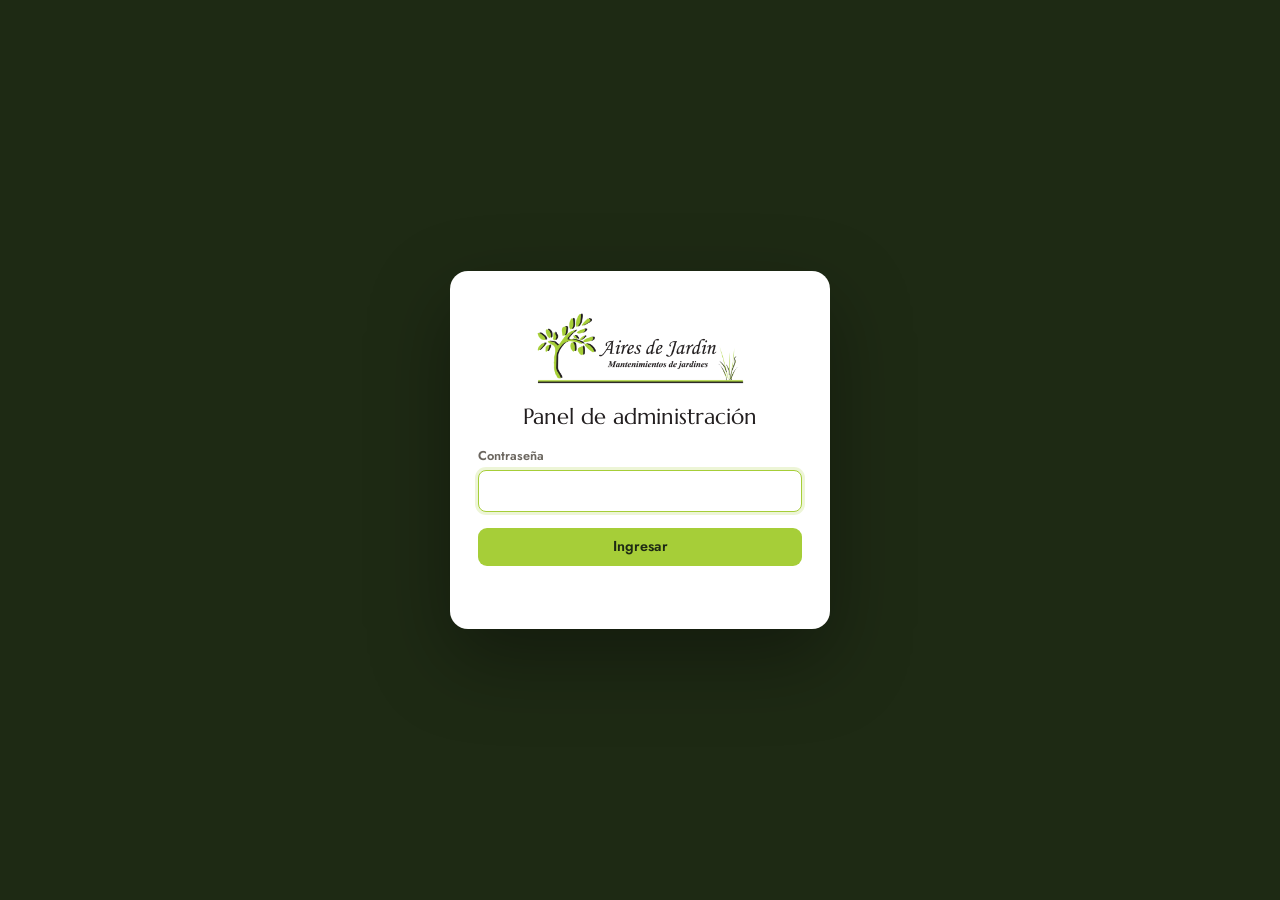
<file: admin.html>
<!DOCTYPE html>
<html lang="es-AR">
<head>
  <meta charset="UTF-8">
  <meta name="viewport" content="width=device-width, initial-scale=1">
  <meta name="robots" content="noindex, nofollow">
  <title>Panel | Aires de Jardín</title>
  <link rel="icon" type="image/png" sizes="32x32" href="assets/logo/favicon-32.png">
  <link rel="preconnect" href="https://fonts.googleapis.com">
  <link rel="preconnect" href="https://fonts.gstatic.com" crossorigin>
  <link href="https://fonts.googleapis.com/css2?family=Marcellus&family=Jost:wght@400;500;600;700&display=swap" rel="stylesheet">
  <link rel="stylesheet" href="css/admin.css">
</head>
<body>

<div class="app">
  <!-- ═══════════ Menú lateral ═══════════ -->
  <aside class="lateral" id="lateral">
    <div class="lateral__marca">
      <img src="assets/logo/logo-claro.png" alt="Aires de Jardín" width="720" height="288">
      <span>Panel de administración</span>
    </div>
    <nav class="lateral__menu" id="menu">
      <a href="#inicio" data-seccion="inicio"><svg viewBox="0 0 24 24"><path d="M3 11l9-7 9 7v9a1 1 0 01-1 1h-5v-6H9v6H4a1 1 0 01-1-1z"/></svg>Inicio</a>
      <a href="#clientes" data-seccion="clientes"><svg viewBox="0 0 24 24"><circle cx="9" cy="8" r="3.5"/><path d="M2.5 20c.5-3.5 3.2-5.5 6.5-5.5s6 2 6.5 5.5M16 4.8a3.5 3.5 0 010 6.4M18.5 14.8c1.8.8 2.8 2.6 3 5.2"/></svg>Clientes</a>
      <a href="#pedidos" data-seccion="pedidos"><svg viewBox="0 0 24 24"><path d="M4 4h16v12H8l-4 4zM8 9h8M8 12h5"/></svg>Pedidos de la web<span class="contador" id="contadorPedidos" hidden></span></a>
      <a href="#fotos" data-seccion="fotos"><svg viewBox="0 0 24 24"><rect x="3" y="5" width="18" height="14" rx="2"/><circle cx="9" cy="10" r="1.6"/><path d="M3 16l5-4 4 3 3-2 6 4"/></svg>Fotos de la web</a>
      <p class="lateral__grupo">Documentos</p>
      <a href="#presupuestos" data-seccion="presupuestos"><svg viewBox="0 0 24 24"><path d="M6 3h9l4 4v14H6zM14 3v5h5M9 12h7M9 16h7"/></svg>Presupuestos</a>
      <a href="#facturas" data-seccion="facturas"><svg viewBox="0 0 24 24"><path d="M5 3h14v18l-3-2-2 2-2-2-2 2-2-2-3 2zM9 8h6M9 12h6M9 16h3"/></svg>Facturas X</a>
      <a href="#cobros" data-seccion="cobros"><svg viewBox="0 0 24 24"><rect x="2.5" y="6" width="19" height="12" rx="2"/><circle cx="12" cy="12" r="2.6"/><path d="M6 9.5v5M18 9.5v5"/></svg>Recibos de cobro</a>
      <a href="#gastos" data-seccion="gastos"><svg viewBox="0 0 24 24"><path d="M4 7h16v12H4zM4 7l2-3h12l2 3M9 12h6M12 10v4"/></svg>Gastos</a>
      <p class="lateral__grupo">Equipo</p>
      <a href="#personal" data-seccion="personal"><svg viewBox="0 0 24 24"><rect x="3" y="6" width="18" height="13" rx="2"/><path d="M9 6V4h6v2M3 12h18"/></svg>Personal y recibos</a>
      <p class="lateral__grupo">Sistema</p>
      <a href="#ajustes" data-seccion="ajustes"><svg viewBox="0 0 24 24"><circle cx="12" cy="12" r="3"/><path d="M12 2v3M12 19v3M2 12h3M19 12h3M4.9 4.9L7 7M17 17l2.1 2.1M4.9 19.1L7 17M17 7l2.1-2.1"/></svg>Ajustes</a>
    </nav>
    <div class="lateral__pie">
      <a class="lateral__web" href="index.html" target="_blank">Ver la web pública ↗</a>
      <button class="lateral__salir" id="salir">Cerrar sesión</button>
    </div>
  </aside>

  <!-- ═══════════ Contenido ═══════════ -->
  <div class="principal">
    <header class="barra">
      <button class="barra__menu" id="abrirMenu" aria-label="Abrir menú"><span></span><span></span><span></span></button>
      <div class="barra__aviso" id="avisoDemo" hidden></div>
      <span class="barra__estado" id="estadoGuardado"></span>
    </header>
    <main class="vista" id="vista"></main>
  </div>
</div>

<!-- Ingreso con contraseña -->
<div class="ingreso" id="ingreso" hidden>
  <form class="ingreso__caja" id="formIngreso">
    <img src="assets/logo/logo-web.png" alt="Aires de Jardín" width="720" height="288">
    <h1>Panel de administración</h1>
    <label class="campo"><span>Contraseña</span><input type="password" id="ingresoClave" required autocomplete="current-password"></label>
    <button class="btn" id="ingresoBoton">Ingresar</button>
    <p class="ingreso__error" id="ingresoError" role="alert"></p>
  </form>
</div>

<!-- Ventana para ver / imprimir documentos -->
<div class="modal" id="modalDoc" hidden>
  <div class="modal__barra">
    <strong id="modalDocTitulo">Documento</strong>
    <div class="modal__acciones" id="modalDocAcciones"></div>
    <button class="btn btn--fantasma" id="modalDocCerrar">Cerrar ✕</button>
  </div>
  <div class="modal__papel"><div class="hoja" id="hoja"></div></div>
</div>

<!-- Ventana de diálogo simple -->
<div class="dialogo" id="dialogo" hidden>
  <div class="dialogo__caja" id="dialogoCaja"></div>
</div>

<div class="toast" id="toast" hidden></div>

<script src="js/admin.js"></script>
</body>
</html>
</file>
<file: css/estilos.css>
/* ═══════════════════════════════════════════════════════════
   Aires de Jardín — estilos de la web pública
   Colores tomados del logo: verde lima #A6CE38 y negro cálido #231F20
   ═══════════════════════════════════════════════════════════ */

:root {
  --lima: #A6CE38;
  --lima-claro: #E9F3C9;
  --verde: #4A6B1F;          /* verde oscuro para textos destacados sobre fondo claro */
  --verde-profundo: #1E2A14; /* fondo de las secciones oscuras */
  --negro: #231F20;
  --gris: #5C5853;
  --crema: #FAF9F4;
  --suave: #F1F3E8;
  --borde: #E3E3D8;
  --blanco: #FFFFFF;

  --serif: 'Marcellus', Georgia, 'Times New Roman', serif;
  --firma: 'Pinyon Script', 'Monotype Corsiva', cursive; /* palabras destacadas, como la cursiva del logo */
  --sans: 'Jost', system-ui, -apple-system, 'Segoe UI', sans-serif;

  --radio: 14px;
  --sombra: 0 10px 30px rgba(35, 31, 32, .08);
  --alto-encabezado: 76px;
}

*, *::before, *::after { box-sizing: border-box; }

html { scroll-behavior: smooth; scroll-padding-top: var(--alto-encabezado); }

body {
  margin: 0;
  font-family: var(--sans);
  font-size: 17px;
  line-height: 1.65;
  color: var(--negro);
  background: var(--crema);
  -webkit-font-smoothing: antialiased;
}

img { max-width: 100%; display: block; }
a { color: inherit; }

h1, h2, h3 {
  font-family: var(--serif);
  font-weight: 400;
  line-height: 1.12;
  margin: 0 0 .5em;
}
h2 { font-size: clamp(2rem, 4.2vw, 2.9rem); }
h3 { font-size: 1.4rem; }

/* Palabra destacada en letra manuscrita dentro de los títulos */
h1 em, h2 em {
  font-family: var(--firma);
  font-style: normal;
  font-weight: 400;
  font-size: 1.2em;
  line-height: .8;
  color: var(--verde);
  padding: 0 .06em 0 .14em;
  /* la letra manuscrita sobresale a la izquierda: el margen se repite en cada renglón */
  -webkit-box-decoration-break: clone;
  box-decoration-break: clone;
}
.seccion--oscura h2 em { color: var(--verde-profundo); }
p { margin: 0 0 1em; }

.contenedor {
  width: 100%;
  max-width: 1180px;
  margin: 0 auto;
  padding: 0 24px;
}

.antetitulo {
  font-size: .78rem;
  font-weight: 700;
  letter-spacing: .16em;
  text-transform: uppercase;
  color: var(--verde);
  margin-bottom: .8em;
  display: flex;
  align-items: center;
  gap: 10px;
}
.antetitulo::before {
  content: '';
  width: 28px;
  height: 3px;
  background: var(--lima);
  border-radius: 2px;
}

/* ─── Botones ─── */
.boton {
  display: inline-flex;
  align-items: center;
  justify-content: center;
  gap: 8px;
  padding: 14px 26px;
  border: 2px solid var(--lima);
  border-radius: 999px;
  background: var(--lima);
  color: var(--negro);
  font: 700 .95rem/1 var(--sans);
  text-decoration: none;
  cursor: pointer;
  transition: background .2s, border-color .2s, transform .2s;
}
.boton:hover { background: #B8DB55; border-color: #B8DB55; transform: translateY(-1px); }
.boton:focus-visible { outline: 3px solid var(--negro); outline-offset: 3px; }
.boton--claro { background: transparent; border-color: rgba(255,255,255,.85); color: var(--blanco); }
.boton--claro:hover { background: rgba(255,255,255,.12); border-color: var(--blanco); }
.boton--chico { padding: 10px 18px; font-size: .88rem; }
.boton--ancho { width: 100%; }
.boton[disabled] { opacity: .6; cursor: wait; transform: none; }

/* ─── Encabezado ─── */
.encabezado {
  position: sticky;
  top: 0;
  z-index: 50;
  background: rgba(250, 249, 244, .94);
  backdrop-filter: blur(10px);
  -webkit-backdrop-filter: blur(10px);
  border-bottom: 1px solid transparent;
  transition: border-color .2s, box-shadow .2s;
}
.encabezado.con-sombra { border-color: var(--borde); box-shadow: 0 4px 20px rgba(35,31,32,.05); }
.encabezado__fila {
  height: var(--alto-encabezado);
  display: flex;
  align-items: center;
  justify-content: space-between;
  gap: 20px;
}
.encabezado__logo img { height: 56px; width: auto; }

.menu { display: flex; align-items: center; gap: 28px; }
.menu a:not(.boton) {
  text-decoration: none;
  font-weight: 500;
  font-size: .95rem;
  position: relative;
  padding: 4px 0;
}
.menu a:not(.boton)::after {
  content: '';
  position: absolute;
  left: 0; right: 0; bottom: -2px;
  height: 2px;
  background: var(--lima);
  transform: scaleX(0);
  transition: transform .2s;
}
.menu a:not(.boton):hover::after { transform: scaleX(1); }

.menu-boton {
  display: none;
  width: 44px; height: 44px;
  border: 0;
  background: transparent;
  cursor: pointer;
  padding: 10px;
}
.menu-boton span {
  display: block;
  height: 2px;
  background: var(--negro);
  margin: 5px 0;
  border-radius: 2px;
  transition: transform .25s, opacity .25s;
}
.menu-boton[aria-expanded="true"] span:nth-child(1) { transform: translateY(7px) rotate(45deg); }
.menu-boton[aria-expanded="true"] span:nth-child(2) { opacity: 0; }
.menu-boton[aria-expanded="true"] span:nth-child(3) { transform: translateY(-7px) rotate(-45deg); }

/* ─── Portada ─── */
.portada {
  position: relative;
  min-height: min(calc(100vh - var(--alto-encabezado)), 860px);
  display: flex;
  align-items: center;
  color: var(--blanco);
  overflow: hidden;
}
@supports (min-height: 100svh) {
  .portada { min-height: min(calc(100svh - var(--alto-encabezado)), 860px); }
}
/* Carrusel de fotos: fundido entre fotos con un zoom lento y continuo */
.carrusel { position: absolute; inset: 0; overflow: hidden; background: var(--verde-profundo); }
.carrusel__foto {
  position: absolute;
  inset: 0;
  width: 100%; height: 100%;
  object-fit: cover;
  object-position: center 60%;
  opacity: 0;
  transform: scale(1.02);
  transition: opacity 1.6s ease;
  will-change: opacity, transform;
}
.carrusel__foto.activa { opacity: 1; animation: carruselZoom 9s linear both; }
.carrusel__foto.saliendo { opacity: 0; animation: carruselZoom 9s linear both; animation-delay: -6.5s; }
@keyframes carruselZoom { from { transform: scale(1.02); } to { transform: scale(1.12); } }
.carrusel__puntos {
  position: absolute;
  left: max(24px, calc((100% - 1180px) / 2 + 24px)); bottom: 26px;
  z-index: 2;
  display: flex;
  gap: 8px;
}
.carrusel__puntos button {
  width: 34px; height: 4px;
  padding: 0;
  border: 0;
  border-radius: 2px;
  background: rgba(255,255,255,.35);
  cursor: pointer;
  overflow: hidden;
  position: relative;
}
.carrusel__puntos button::after { content: ''; position: absolute; inset: 0; background: var(--lima); transform: scaleX(0); transform-origin: left; }
.carrusel__puntos button.activo::after { animation: carruselBarra var(--duracion, 6s) linear forwards; }
.carrusel__puntos button:focus-visible { outline: 2px solid var(--blanco); outline-offset: 3px; }
@keyframes carruselBarra { to { transform: scaleX(1); } }
.portada__velo {
  position: absolute;
  inset: 0;
  background: linear-gradient(90deg, rgba(20,26,12,.82) 0%, rgba(20,26,12,.55) 45%, rgba(20,26,12,.15) 100%);
}
.portada__contenido { position: relative; padding-top: 60px; padding-bottom: 60px; }
.portada__antetitulo {
  font-size: .8rem;
  font-weight: 700;
  letter-spacing: .18em;
  text-transform: uppercase;
  color: var(--lima);
}
.portada h1 {
  font-size: clamp(2.6rem, 6.4vw, 4.8rem);
  max-width: 13ch;
  margin-bottom: .35em;
}
.portada h1 em { color: var(--lima); }
.portada__texto { font-size: 1.15rem; max-width: 34rem; opacity: .92; }
.portada__valores {
  list-style: none;
  padding: 0;
  margin: 0 0 2em;
  display: flex;
  flex-wrap: wrap;
  font-family: var(--firma);
  font-size: 1.75rem;
  line-height: 1.3;
}
.portada__valores li + li::before {
  content: '●';
  font-size: .5em;
  vertical-align: middle;
  color: var(--lima);
  margin: 0 14px;
}
.portada__botones { display: flex; flex-wrap: wrap; gap: 14px; }

/* ─── Secciones ─── */
.seccion { padding: clamp(70px, 10vw, 120px) 0; }
.seccion--suave { background: var(--suave); }
.seccion--oscura { background: var(--lima); color: var(--negro); }
.seccion--oscura .antetitulo { color: var(--verde-profundo); }
.seccion--oscura .antetitulo::before { background: var(--verde-profundo); }

.seccion__titulo { max-width: 640px; margin-bottom: 50px; }
.seccion__titulo p:last-child { color: var(--gris); font-size: 1.08rem; }
.seccion--oscura .seccion__titulo p:last-child { color: rgba(35,31,32,.8); }

/* ─── Servicios: explorador (lista a la izquierda, detalle a la derecha) ─── */
.servicios__cabecera {
  display: grid;
  grid-template-columns: 1.2fr 1fr;
  gap: 40px 60px;
  align-items: end;
  margin-bottom: 50px;
}
.servicios__cabecera .seccion__titulo { margin-bottom: 0; }
.ventajas {
  list-style: none;
  margin: 0; padding: 0;
  display: grid;
  grid-template-columns: 1fr 1fr;
  gap: 14px 22px;
}
.ventajas li {
  font-size: .9rem;
  color: var(--gris);
  line-height: 1.45;
  padding-left: 30px;
  position: relative;
}
.ventajas li::before {
  content: '';
  position: absolute;
  left: 0; top: 1px;
  width: 20px; height: 20px;
  border-radius: 50%;
  background: var(--lima-claro) url("data:image/svg+xml,%3Csvg xmlns='http://www.w3.org/2000/svg' viewBox='0 0 24 24'%3E%3Cpath d='M6 12.5l4 4 8-9' fill='none' stroke='%234A6B1F' stroke-width='3' stroke-linecap='round' stroke-linejoin='round'/%3E%3C/svg%3E") center/12px no-repeat;
}
.ventajas strong { display: block; color: var(--negro); font-weight: 600; }

.srv {
  display: grid;
  grid-template-columns: minmax(280px, 380px) 1fr;
  column-gap: 40px;
  align-items: start;
}
.srv__tab {
  grid-column: 1;
  display: flex;
  align-items: center;
  gap: 18px;
  width: 100%;
  padding: 19px 4px;
  border: 0;
  border-bottom: 1px solid var(--borde);
  background: none;
  text-align: left;
  font: inherit;
  color: var(--gris);
  cursor: pointer;
  transition: color .2s, padding .25s;
}
.srv__tab:first-of-type { border-top: 1px solid var(--borde); }
.srv__num { font-size: .8rem; font-weight: 600; letter-spacing: .08em; color: var(--verde); min-width: 22px; }
.srv__nombre { flex: 1; font-family: var(--serif); font-size: 1.3rem; line-height: 1.2; }
.srv__flecha {
  width: 22px; height: 22px;
  fill: none; stroke: currentColor; stroke-width: 2; stroke-linecap: round; stroke-linejoin: round;
  opacity: 0;
  transform: translateX(-6px);
  transition: opacity .2s, transform .2s;
}
.srv__tab:hover { color: var(--negro); }
.srv__tab:hover .srv__flecha { opacity: .5; transform: none; }
.srv__tab.activo { color: var(--negro); padding-left: 14px; }
.srv__tab.activo .srv__flecha { opacity: 1; transform: none; color: var(--verde); }
.srv__tab.activo .srv__num { color: var(--negro); }
.srv__tab:focus-visible { outline: 3px solid var(--lima); outline-offset: 2px; }
.srv__tab.activo { box-shadow: inset 3px 0 0 var(--lima); }

/* Todos los paneles ocupan la misma celda; solo se ve el activo */
.srv__panel {
  grid-column: 2;
  grid-row: 1 / span 9;
  display: none;
  grid-template-columns: 1fr 1.05fr;
  background: var(--blanco);
  border: 1px solid var(--borde);
  border-radius: 20px;
  overflow: hidden;
  box-shadow: var(--sombra);
  min-height: 100%;
}
.srv__panel.activo { display: grid; animation: srvEntrar .35s ease; }
@keyframes srvEntrar { from { opacity: 0; transform: translateY(8px); } to { opacity: 1; transform: none; } }

.srv__foto { position: relative; min-height: 320px; }
.srv__foto img { position: absolute; inset: 0; width: 100%; height: 100%; object-fit: cover; }
.srv__etiqueta {
  position: absolute;
  left: 16px; top: 16px;
  padding: 6px 12px;
  border-radius: 999px;
  background: rgba(250, 249, 244, .92);
  font-size: .75rem;
  font-weight: 600;
  letter-spacing: .06em;
  text-transform: uppercase;
  color: var(--verde);
}
.srv__info { padding: 34px 32px; display: flex; flex-direction: column; }
.srv__num-grande {
  font-family: var(--firma);
  font-size: 3rem;
  line-height: 1;
  color: var(--lima);
  margin: 0 0 4px;
}
.srv__info h3 { font-size: 1.75rem; margin-bottom: .35em; }
.srv__desc { color: var(--gris); font-size: .98rem; }
.srv__incluye {
  font-size: .75rem;
  font-weight: 600;
  letter-spacing: .14em;
  text-transform: uppercase;
  color: var(--verde);
  margin: 6px 0 10px;
}
.srv__lista { list-style: none; margin: 0 0 26px; padding: 0; display: grid; gap: 9px; }
.srv__lista li {
  position: relative;
  padding-left: 26px;
  font-size: .94rem;
  line-height: 1.45;
}
.srv__lista li::before {
  content: '';
  position: absolute;
  left: 0; top: 3px;
  width: 16px; height: 16px;
  background: url("data:image/svg+xml,%3Csvg xmlns='http://www.w3.org/2000/svg' viewBox='0 0 24 24'%3E%3Cpath d='M12 21c-5-3-8-7-8-12 5 0 8 3 8 8 0-5 3-8 8-8 0 5-3 9-8 12z' fill='%23A6CE38'/%3E%3C/svg%3E") center/contain no-repeat;
}
.srv__botones { margin-top: auto; display: flex; flex-wrap: wrap; align-items: center; gap: 12px 20px; }
.srv__wa { font-size: .9rem; font-weight: 600; color: var(--verde); text-decoration: none; }
.srv__wa:hover { text-decoration: underline; }

/* ─── Banner "Trabajamos con" ─── */
.marcas { background: var(--blanco); border-top: 1px solid var(--borde); border-bottom: 1px solid var(--borde); padding: 46px 0; }
.marcas__fila { display: flex; align-items: center; justify-content: space-between; gap: 30px 60px; flex-wrap: wrap; }
.marcas__texto h2 { font-size: clamp(1.8rem, 3.4vw, 2.4rem); margin: 0 0 .15em; }
.marcas__texto p { margin: 0; color: var(--gris); font-size: .95rem; }
.marcas__logos {
  list-style: none;
  margin: 0; padding: 0;
  display: flex;
  align-items: center;
  gap: 28px 64px;
  flex-wrap: wrap;
}
.marcas__logos li { display: flex; align-items: center; }
.marcas__logos li + li { padding-left: 64px; border-left: 1px solid var(--borde); }
.marcas__logos img { height: 64px; width: auto; max-width: 220px; object-fit: contain; }
.marcas__logos img.marca-ancha { height: 52px; }

/* ─── Cómo trabajamos ─── */
.pasos {
  list-style: none;
  padding: 0; margin: 0;
  display: grid;
  grid-template-columns: repeat(3, 1fr);
  gap: 40px;
}
.pasos__numero {
  display: inline-grid;
  place-items: center;
  width: 54px; height: 54px;
  border: 2px solid var(--verde-profundo);
  border-radius: 50%;
  font-family: var(--serif);
  font-size: 1.5rem;
  color: var(--verde-profundo);
  margin-bottom: 18px;
}
.pasos p { color: rgba(35,31,32,.8); margin: 0; }

/* ─── Galería ─── */
.galeria {
  display: grid;
  grid-template-columns: repeat(3, 1fr);
  gap: 18px;
}
.galeria__item {
  display: block;
  width: 100%;
  aspect-ratio: 4 / 5;
  padding: 0;
  margin: 0;
  border: 0;
  border-radius: var(--radio);
  overflow: hidden;
  cursor: zoom-in;
  background: var(--suave);
}
.galeria__item img {
  width: 100%; height: 100%;
  object-fit: cover;
  transition: transform .5s, filter .3s;
}
.galeria__item:hover img { transform: scale(1.04); filter: saturate(1.1); }
.galeria__item:focus-visible { outline: 3px solid var(--lima); outline-offset: 3px; }

/* Visor de fotos */
.visor {
  position: fixed;
  inset: 0;
  z-index: 100;
  background: rgba(15, 18, 10, .94);
  display: flex;
  align-items: center;
  justify-content: center;
  padding: 60px 70px;
}
.visor[hidden] { display: none; }
.visor img { max-width: 100%; max-height: 100%; border-radius: 8px; object-fit: contain; }
.visor button {
  position: absolute;
  border: 0;
  background: rgba(255,255,255,.1);
  color: var(--blanco);
  width: 50px; height: 50px;
  border-radius: 50%;
  font-size: 2rem;
  line-height: 1;
  cursor: pointer;
}
.visor button:hover { background: rgba(255,255,255,.22); }
.visor__cerrar { top: 16px; right: 16px; }
.visor__flecha--izq { left: 14px; top: 50%; transform: translateY(-50%); }
.visor__flecha--der { right: 14px; top: 50%; transform: translateY(-50%); }

/* ─── Selección Verde ─── */
.seleccion {
  display: grid;
  grid-template-columns: 1.05fr 1fr;
  gap: 60px;
  align-items: center;
}
.seleccion__fotos {
  display: grid;
  grid-template-columns: 1fr 1fr;
  grid-template-rows: repeat(2, minmax(0, 1fr));
  gap: 14px;
  height: 620px;
}
.seleccion__fotos img {
  width: 100%; height: 100%;
  min-height: 0;
  object-fit: cover;
  border-radius: var(--radio);
}
.seleccion__fotos img:first-child { grid-row: span 2; }
.seleccion__texto > p { color: var(--gris); }
.especies {
  list-style: none;
  padding: 0;
  margin: 24px 0 0;
  display: grid;
  grid-template-columns: 1fr 1fr;
  gap: 14px 24px;
}
.especies li {
  font-size: .93rem;
  color: var(--gris);
  padding-left: 16px;
  border-left: 3px solid var(--lima);
}
.especies strong {
  display: block;
  font-family: var(--serif);
  font-size: 1.15rem;
  color: var(--negro);
  line-height: 1.2;
}

/* ─── Tips ─── */
.tips {
  display: grid;
  grid-template-columns: repeat(4, 1fr);
  gap: 22px;
}
.tip {
  padding: 28px 24px;
  border-radius: var(--radio);
  background: var(--blanco);
  border: 1px solid var(--borde);
  border-top: 4px solid var(--lima);
}
.tip__etiqueta {
  font-size: .75rem;
  font-weight: 700;
  letter-spacing: .14em;
  text-transform: uppercase;
  color: var(--verde);
  margin-bottom: .6em;
}
.tip h3 { font-size: 1.3rem; }
.tip p:last-child { color: var(--gris); font-size: .96rem; margin: 0; }

/* ─── Barrios ─── */
.barrios {
  display: grid;
  grid-template-columns: 1fr 1.1fr;
  gap: 60px;
  align-items: center;
}
.barrios__texto p { color: var(--gris); }
.barrios__texto .boton { margin-top: 10px; }
.barrios__mapa {
  border-radius: var(--radio);
  overflow: hidden;
  box-shadow: var(--sombra);
  aspect-ratio: 4 / 3;
  background: var(--borde);
}
.barrios__mapa iframe { width: 100%; height: 100%; border: 0; display: block; }

/* ─── Contacto ─── */
.contacto {
  display: grid;
  grid-template-columns: 1fr 1.25fr;
  gap: 60px;
  align-items: start;
}
.contacto__info > p { color: var(--gris); }
.datos { list-style: none; padding: 0; margin: 30px 0 0; display: grid; gap: 16px; }
.datos li { display: flex; align-items: center; gap: 14px; }
.datos svg {
  flex: none;
  width: 42px; height: 42px;
  padding: 10px;
  border-radius: 50%;
  background: var(--lima-claro);
  fill: var(--verde);
  color: var(--verde);
}
.datos a { text-decoration: none; font-weight: 500; overflow-wrap: anywhere; }
.datos a:hover { color: var(--verde); text-decoration: underline; }

.formulario {
  background: var(--blanco);
  border: 1px solid var(--borde);
  border-radius: 20px;
  padding: 36px;
  box-shadow: var(--sombra);
  display: grid;
  gap: 18px;
}
.formulario__fila { display: grid; grid-template-columns: 1fr 1fr; gap: 18px; }
.formulario label { display: grid; gap: 6px; font-size: .88rem; font-weight: 600; }
.formulario input,
.formulario select,
.formulario textarea {
  width: 100%;
  padding: 13px 14px;
  border: 1.5px solid var(--borde);
  border-radius: 10px;
  background: var(--crema);
  font: 400 1rem var(--sans);
  color: var(--negro);
  transition: border-color .2s, background .2s;
}
.formulario textarea { resize: vertical; min-height: 110px; }
.formulario input:focus,
.formulario select:focus,
.formulario textarea:focus { outline: none; border-color: var(--lima); background: var(--blanco); }
.formulario .con-error { border-color: #C0392B; }
.formulario__aviso { margin: 0; font-size: .95rem; text-align: center; min-height: 1.4em; }
.formulario__aviso.ok { color: var(--verde); font-weight: 600; }
.formulario__aviso.error { color: #B03A2E; }
.formulario__aviso a { font-weight: 700; }
.trampa { position: absolute !important; left: -9999px; width: 1px; height: 1px; overflow: hidden; }

/* ─── Pie ─── */
.pie { background: var(--blanco); border-top: 1px solid var(--borde); padding: 50px 0 40px; }
.pie__fila { display: flex; flex-direction: column; align-items: center; text-align: center; gap: 6px; }
.pie__logo { height: 80px; width: auto; margin-bottom: 8px; }
.pie__lema { font-family: var(--firma); font-size: 1.7rem; margin: 0; }
.pie__copia { font-size: .85rem; color: var(--gris); margin: 0; }

/* ─── WhatsApp flotante ─── */
.whatsapp-flotante {
  position: fixed;
  right: 22px; bottom: 22px;
  z-index: 60;
  width: 60px; height: 60px;
  border-radius: 50%;
  background: #25D366;
  display: grid;
  place-items: center;
  box-shadow: 0 8px 24px rgba(0,0,0,.25);
  transition: transform .2s;
}
.whatsapp-flotante:hover { transform: scale(1.08); }
.whatsapp-flotante svg { width: 32px; height: 32px; fill: var(--blanco); }

/* ═══════════ Tablet ═══════════ */
@media (max-width: 1024px) {
  .servicios__cabecera { grid-template-columns: 1fr; }
  .srv { grid-template-columns: minmax(240px, 300px) 1fr; column-gap: 28px; }
  .srv__panel { grid-template-columns: 1fr; }
  .srv__foto { min-height: 240px; }
  .tips { grid-template-columns: repeat(2, 1fr); }
  .seleccion, .barrios, .contacto { grid-template-columns: 1fr; gap: 44px; }
  .seleccion__fotos { height: 480px; }
}

/* ═══════════ Celular ═══════════ */
@media (max-width: 820px) {
  :root { --alto-encabezado: 66px; }
  body { font-size: 16px; }
  .encabezado__logo img { height: 46px; }

  .menu-boton { display: block; }
  .menu {
    position: fixed;
    top: var(--alto-encabezado);
    left: 0; right: 0;
    flex-direction: column;
    align-items: stretch;
    gap: 0;
    padding: 10px 24px 24px;
    background: var(--crema);
    border-bottom: 1px solid var(--borde);
    box-shadow: 0 20px 30px rgba(35,31,32,.08);
    transform: translateY(-8px);
    opacity: 0;
    visibility: hidden;
    transition: opacity .2s, transform .2s, visibility .2s;
  }
  .menu.abierto { opacity: 1; transform: none; visibility: visible; }
  .menu a:not(.boton) { padding: 14px 0; border-bottom: 1px solid var(--borde); font-size: 1.05rem; }
  .menu a:not(.boton)::after { display: none; }
  .menu .boton { margin-top: 18px; }

  .portada__velo { background: linear-gradient(180deg, rgba(20,26,12,.45) 0%, rgba(20,26,12,.8) 100%); }
  .portada__contenido { align-self: flex-end; padding-bottom: 48px; }
  .portada__botones .boton { flex: 1 1 100%; }
  .portada__valores { font-size: 1.4rem; }
  .portada__valores li + li::before { margin: 0 9px; }
  .carrusel__puntos { left: auto; right: 16px; top: 16px; bottom: auto; }
  .carrusel__puntos button { width: 24px; }

  .pasos { grid-template-columns: 1fr; gap: 34px; }

  /* Servicios en acordeón: cada detalle se abre debajo de su título */
  .srv { display: block; }
  .srv__panel { border-radius: 16px; margin: 4px 0 18px; box-shadow: none; }
  .srv__tab.activo { padding-left: 14px; }
  .srv__flecha { opacity: .5; transform: rotate(90deg); }
  .srv__tab.activo .srv__flecha { transform: rotate(-90deg); }
  .srv__info { padding: 24px 22px; }
  .srv__num-grande { display: none; }

  .marcas__fila { flex-direction: column; text-align: center; }
  .marcas__logos { justify-content: center; }
  .formulario { padding: 24px 20px; }
}

@media (max-width: 600px) {
  .contenedor { padding: 0 16px; }
  .tips { grid-template-columns: 1fr; }
  .ventajas { grid-template-columns: 1fr; }
  .marcas__logos { gap: 24px 36px; }
  .marcas__logos li + li { padding-left: 36px; }
  .marcas__logos img { height: 48px; }
  .marcas__logos img.marca-ancha { height: 38px; }
  .galeria { grid-template-columns: 1fr 1fr; gap: 10px; }
  .galeria__item { border-radius: 10px; }
  .galeria__item:first-child { grid-column: span 2; aspect-ratio: 4 / 3; }
  .seleccion__fotos { height: 380px; gap: 10px; }
  .especies { grid-template-columns: 1fr; }
  .formulario__fila { grid-template-columns: 1fr; }
  .visor { padding: 60px 10px; }
  .visor__flecha { top: auto !important; bottom: 16px; transform: none !important; }
  .whatsapp-flotante { right: 16px; bottom: 16px; width: 56px; height: 56px; }
}

/* Indicación "Deslizá" de las tiras horizontales: solo en celular */
.deslizar { display: none; }

/* El botón flotante de WhatsApp aparece después de la portada (ahí ya hay uno) */
.whatsapp-flotante { transition: transform .25s, opacity .25s, visibility .25s; }
.whatsapp-flotante.oculto { opacity: 0; visibility: hidden; transform: translateY(16px) scale(.9); }

/* ═══════════ Celular (ajustes finos) ═══════════ */
@media (max-width: 600px) {
  .seccion { padding: 60px 0; }
  .seccion__titulo { margin-bottom: 30px; }
  h2 { font-size: clamp(1.85rem, 8vw, 2.3rem); }

  /* Portada: el texto nunca toca las barritas del carrusel ni el encabezado */
  .portada { min-height: calc(100svh - var(--alto-encabezado)); }
  .portada__contenido { padding-top: 64px; padding-bottom: 36px; }
  .portada__antetitulo { font-size: .7rem; letter-spacing: .14em; margin-bottom: .9em; }
  .portada h1 { font-size: clamp(2.3rem, 10.5vw, 2.9rem); max-width: none; line-height: 1.08; }
  .portada h1 em { display: inline-block; line-height: 1; margin-top: .05em; }
  .portada__texto { font-size: 1.02rem; }
  .portada__valores { font-size: 1.3rem; margin-bottom: 1.4em; }
  .portada__botones { gap: 10px; }

  /* Tiras que se deslizan con el dedo (galería y tips) */
  .deslizar {
    display: flex; align-items: center; gap: 8px;
    margin-top: 10px !important;
    font-size: .8rem; font-weight: 600; letter-spacing: .08em; text-transform: uppercase;
    color: var(--verde) !important;
  }
  .deslizar::after { content: '→'; font-size: 1rem; animation: deslizar 1.6s ease-in-out infinite; }
  @keyframes deslizar { 50% { transform: translateX(6px); } }
  .galeria, .tips {
    display: flex;
    gap: 12px;
    overflow-x: auto;
    scroll-snap-type: x mandatory;
    margin: 0 -16px;
    padding: 0 16px 6px;
    scroll-padding: 0 16px;
    scrollbar-width: none;
    -webkit-overflow-scrolling: touch;
  }
  .galeria::-webkit-scrollbar, .tips::-webkit-scrollbar { display: none; }
  .galeria__item { flex: 0 0 80%; aspect-ratio: 4 / 5; border-radius: 12px; scroll-snap-align: start; }
  .galeria__item:first-child { grid-column: auto; aspect-ratio: 4 / 5; }
  .tip { flex: 0 0 84%; scroll-snap-align: start; }

  /* Cómo trabajamos: número al costado, más compacto */
  .pasos { gap: 26px; }
  .pasos li { display: grid; grid-template-columns: 46px 1fr; column-gap: 16px; align-items: start; }
  .pasos__numero { grid-row: span 2; width: 44px; height: 44px; font-size: 1.25rem; margin: 0; }
  .pasos h3 { margin: 8px 0 4px; font-size: 1.3rem; }

  .seleccion__fotos { height: 330px; }
  .servicios__cabecera { margin-bottom: 30px; }
  .srv__nombre { font-size: 1.15rem; }
  .srv__tab { padding: 16px 4px; }
  .marcas { padding: 36px 0; }
  .pie { padding: 40px 0 90px; }
  .pie__lema { font-size: 1.35rem; }
}

@media (prefers-reduced-motion: reduce) {
  .deslizar::after { animation: none; }
  .carrusel__foto.activa, .carrusel__foto.saliendo { animation: none; transform: none; }
  html { scroll-behavior: auto; }
  *, *::before, *::after { transition: none !important; }
}
</file>
<file: css/admin.css>
/* ═══════════════════════════════════════════════════════════
   Aires de Jardín — panel de administración
   ═══════════════════════════════════════════════════════════ */

:root {
  --lima: #A6CE38;
  --lima-claro: #EEF5D6;
  --verde: #4A6B1F;
  --verde-profundo: #1E2A14;
  --negro: #231F20;
  --gris: #6B665F;
  --gris-claro: #9A958D;
  --fondo: #F4F4EE;
  --blanco: #FFFFFF;
  --borde: #E2E2D8;
  --rojo: #C0392B;
  --rojo-claro: #FBE9E7;
  --ambar: #B7791F;
  --ambar-claro: #FDF3DC;
  --azul: #2B6CB0;
  --azul-claro: #E6F0FA;

  --serif: 'Marcellus', Georgia, serif;
  --sans: 'Jost', system-ui, -apple-system, 'Segoe UI', sans-serif;
  --radio: 12px;
  --sombra: 0 6px 24px rgba(35, 31, 32, .07);
}

*, *::before, *::after { box-sizing: border-box; }
body {
  margin: 0;
  font-family: var(--sans);
  font-size: 15px;
  line-height: 1.5;
  color: var(--negro);
  background: var(--fondo);
  -webkit-font-smoothing: antialiased;
}
img { max-width: 100%; display: block; }
h1, h2, h3 { font-family: var(--serif); font-weight: 400; line-height: 1.15; margin: 0; }
a { color: inherit; }

/* ─── Estructura ─── */
.app { display: grid; grid-template-columns: 250px 1fr; min-height: 100vh; }

.lateral {
  position: sticky;
  top: 0;
  height: 100vh;
  display: flex;
  flex-direction: column;
  background: var(--verde-profundo);
  color: #E8EDE0;
  padding: 22px 14px;
  overflow-y: auto;
}
.lateral__marca {
  padding: 4px 6px 14px;
  margin-bottom: 14px;
  border-bottom: 1px solid rgba(255,255,255,.1);
}
.lateral__marca img { width: 100%; height: auto; }
.lateral__marca span {
  display: block;
  margin-top: 6px;
  font-size: .7rem;
  font-weight: 600;
  letter-spacing: .12em;
  text-transform: uppercase;
  color: var(--lima);
  text-align: center;
}
.lateral__menu { display: grid; gap: 2px; }
.lateral__menu a {
  display: flex;
  align-items: center;
  gap: 12px;
  padding: 10px 12px;
  border-radius: 9px;
  text-decoration: none;
  font-weight: 500;
  color: #D4DBC9;
  transition: background .15s, color .15s;
}
.lateral__menu svg {
  width: 19px; height: 19px; flex: none;
  fill: none; stroke: currentColor; stroke-width: 1.8; stroke-linecap: round; stroke-linejoin: round;
}
.lateral__menu a:hover { background: rgba(255,255,255,.07); color: var(--blanco); }
.lateral__menu a.activo { background: var(--lima); color: var(--verde-profundo); }
.lateral__grupo {
  margin: 16px 12px 4px;
  font-size: .68rem;
  font-weight: 600;
  letter-spacing: .14em;
  text-transform: uppercase;
  color: #8C9A7C;
}
.lateral__pie { margin-top: auto; padding: 14px 12px 0; display: grid; gap: 8px; }
.lateral__web { font-size: .85rem; color: #AEBBA0; text-decoration: none; }
.lateral__salir { justify-self: start; padding: 0; border: 0; background: none; font: 500 .85rem var(--sans); color: #AEBBA0; cursor: pointer; }
.lateral__salir:hover { color: var(--blanco); }
.contador { margin-left: auto; min-width: 22px; padding: 1px 7px; border-radius: 999px; background: var(--lima); color: var(--verde-profundo); font-size: .75rem; font-weight: 700; text-align: center; }
.lateral__menu a.activo .contador { background: var(--verde-profundo); color: var(--lima); }
.contador[hidden] { display: none; }

/* Estado del guardado en la nube */
.barra__estado { margin-left: auto; font-size: .8rem; color: var(--gris-claro); }
.barra__estado[data-tipo="guardando"] { color: var(--ambar); }
.barra__estado[data-tipo="error"] { color: var(--rojo); font-weight: 600; }
.barra__aviso[hidden] { display: none; }

/* Pantalla de ingreso */
.ingreso { position: fixed; inset: 0; z-index: 95; display: grid; place-items: center; padding: 20px; background: var(--verde-profundo); }
.ingreso[hidden] { display: none; }
.ingreso__caja { width: 100%; max-width: 380px; background: var(--blanco); border-radius: 18px; padding: 30px 28px; display: grid; gap: 16px; box-shadow: 0 30px 80px rgba(0,0,0,.35); }
.ingreso__caja img { width: 210px; height: auto; margin: 0 auto 4px; }
.ingreso__caja h1 { font-size: 1.35rem; text-align: center; }
.ingreso__error { margin: 0; min-height: 1.2em; color: var(--rojo); font-size: .9rem; text-align: center; }

/* Gastos: barras por categoría y resultado del mes */
.barras { display: grid; gap: 12px; }
.barra-gasto { display: grid; gap: 5px; }
.barra-gasto__fila { display: flex; justify-content: space-between; gap: 10px; font-size: .88rem; }
.barra-gasto__fila strong { font-weight: 600; font-variant-numeric: tabular-nums; }
.barra-gasto__pista { height: 8px; border-radius: 4px; background: var(--fondo); overflow: hidden; }
.barra-gasto__pista div { height: 100%; border-radius: 4px; background: var(--lima); }
.resultado { margin-top: 20px; padding-top: 14px; border-top: 1px solid var(--borde); display: grid; gap: 8px; }
.resultado div { display: flex; justify-content: space-between; gap: 10px; font-size: .92rem; font-variant-numeric: tabular-nums; }
.resultado span { color: var(--gris); }
.resultado__total { margin-top: 4px; padding: 12px 14px; border-radius: 10px; background: var(--lima-claro); }
.resultado__total span { color: var(--verde); font-weight: 600; }
.resultado__total strong { font-family: var(--serif); font-size: 1.35rem; font-weight: 400; color: var(--verde-profundo); }
.resultado__total.negativo { background: var(--rojo-claro); }
.resultado__total.negativo span, .resultado__total.negativo strong { color: var(--rojo); }

/* Carrusel de portada */
.carrusel-admin { display: grid; grid-template-columns: repeat(auto-fill, minmax(230px, 1fr)); gap: 16px; }
.foto-carrusel { border: 1px solid var(--borde); border-radius: 12px; overflow: hidden; display: grid; gap: 10px; padding-bottom: 12px; background: var(--blanco); }
.foto-carrusel > *:not(.foto-carrusel__img) { margin: 0 12px; }
.foto-carrusel__img { position: relative; aspect-ratio: 16 / 10; background: var(--fondo); }
.foto-carrusel__img img { width: 100%; height: 100%; object-fit: cover; }
.foto-carrusel__num { position: absolute; left: 8px; top: 8px; min-width: 26px; height: 26px; padding: 0 8px; border-radius: 999px; display: grid; place-items: center; background: var(--verde-profundo); color: var(--lima); font-weight: 700; font-size: .82rem; }
.foto-carrusel__acciones { display: flex; gap: 6px; align-items: center; }
.foto-carrusel__acciones [data-borrar] { margin-left: auto; }
.foto-carrusel__alt { font-size: .85rem; color: var(--gris); }
.foto-carrusel--muestra { opacity: .75; }
.foto-carrusel__nombre { font-weight: 600; font-size: .95rem; }
.foto-carrusel__marca { position: absolute; right: 8px; top: 8px; padding: 3px 9px; border-radius: 999px; font-size: .72rem; font-weight: 600; background: rgba(255,255,255,.9); color: var(--gris); }
.foto-carrusel__marca--propia { background: var(--lima); color: var(--verde-profundo); }
.foto-carrusel__acciones label.btn { cursor: pointer; }
.carrusel-admin--logos .foto-carrusel__img { aspect-ratio: 16 / 7; background: var(--fondo); }
.carrusel-admin--logos .foto-carrusel__img img { object-fit: contain; padding: 14px 18px; }
a.pestana { text-decoration: none; color: inherit; display: inline-block; }
.btn[disabled] { opacity: .4; cursor: default; }
.aviso-carrusel { display: grid; gap: 10px; justify-items: start; margin-bottom: 16px; padding: 14px 16px; border-radius: 10px; background: var(--lima-claro); }
.aviso-carrusel p { margin: 0; }

/* Pedidos de la web */
.pedido { padding: 16px 0; border-bottom: 1px solid var(--borde); }
.pedido:first-child { padding-top: 0; }
.pedido__cab { display: flex; justify-content: space-between; align-items: flex-start; gap: 12px; flex-wrap: wrap; }
.pedido__cab .sub { display: block; font-size: .82rem; color: var(--gris-claro); margin-top: 2px; }
.pedido__estado { width: auto; padding: 5px 8px; font-size: .82rem; }
.pedido__datos { display: flex; flex-wrap: wrap; gap: 6px 18px; margin-top: 8px; font-size: .9rem; color: var(--gris); }
.pedido__mensaje { margin: 10px 0 0; padding: 10px 14px; border-radius: 10px; background: var(--fondo); font-size: .92rem; }
.lateral__web:hover { color: var(--lima); }

.principal { min-width: 0; display: flex; flex-direction: column; }
.barra {
  display: flex;
  align-items: center;
  gap: 14px;
  padding: 10px 32px;
  min-height: 46px;
}
.barra__menu { display: none; }
.barra__aviso {
  font-size: .8rem;
  color: var(--ambar);
  background: var(--ambar-claro);
  border-radius: 999px;
  padding: 4px 12px;
}
.vista { padding: 8px 32px 60px; max-width: 1240px; width: 100%; }

/* ─── Encabezado de cada pantalla ─── */
.cabecera {
  display: flex;
  align-items: flex-end;
  justify-content: space-between;
  flex-wrap: wrap;
  gap: 16px;
  margin-bottom: 22px;
}
.cabecera h1 { font-size: 2rem; }
.cabecera p { margin: 4px 0 0; color: var(--gris); }
.cabecera__acciones { display: flex; flex-wrap: wrap; gap: 10px; }
.volver { display: inline-block; margin-bottom: 8px; font-size: .88rem; color: var(--gris); text-decoration: none; }
.volver:hover { color: var(--verde); }

/* ─── Botones ─── */
.btn {
  display: inline-flex;
  align-items: center;
  justify-content: center;
  gap: 7px;
  padding: 9px 16px;
  border: 1.5px solid transparent;
  border-radius: 9px;
  font: 600 .9rem/1.2 var(--sans);
  text-decoration: none;
  cursor: pointer;
  background: var(--lima);
  color: var(--verde-profundo);
  white-space: nowrap;
  transition: background .15s, border-color .15s, color .15s;
}
.btn:hover { background: #B6DA4E; }
.btn--secundario { background: var(--blanco); border-color: var(--borde); color: var(--negro); }
.btn--secundario:hover { background: var(--blanco); border-color: var(--verde); color: var(--verde); }
.btn--oscuro { background: var(--verde-profundo); color: var(--blanco); }
.btn--oscuro:hover { background: #2C3D1E; }
.btn--fantasma { background: transparent; color: var(--gris); }
.btn--fantasma:hover { background: rgba(0,0,0,.05); color: var(--negro); }
.btn--peligro { background: transparent; color: var(--rojo); border-color: transparent; }
.btn--peligro:hover { background: var(--rojo-claro); }
.btn--chico { padding: 6px 11px; font-size: .82rem; }
.btn--icono { padding: 6px 9px; }

/* ─── Tarjetas y resumen ─── */
.tarjeta {
  background: var(--blanco);
  border: 1px solid var(--borde);
  border-radius: var(--radio);
  padding: 22px;
  box-shadow: var(--sombra);
}
.tarjeta + .tarjeta { margin-top: 18px; }
.tarjeta__titulo {
  display: flex;
  align-items: center;
  justify-content: space-between;
  gap: 12px;
  margin-bottom: 14px;
}
.tarjeta__titulo h2 { font-size: 1.3rem; }

.indicadores { display: grid; grid-template-columns: repeat(4, 1fr); gap: 16px; margin-bottom: 18px; }
.indicador {
  background: var(--blanco);
  border: 1px solid var(--borde);
  border-radius: var(--radio);
  padding: 18px 20px;
  box-shadow: var(--sombra);
}
.indicador__etiqueta { font-size: .78rem; font-weight: 600; letter-spacing: .06em; text-transform: uppercase; color: var(--gris); }
.indicador__valor { font-family: var(--serif); font-size: 1.75rem; margin-top: 6px; }
.indicador__detalle { font-size: .82rem; color: var(--gris-claro); }
.indicador--destacado { background: var(--verde-profundo); border-color: var(--verde-profundo); color: var(--blanco); }
.indicador--destacado .indicador__etiqueta { color: var(--lima); }
.indicador--destacado .indicador__detalle { color: #AEBBA0; }

.rejilla-2 { display: grid; grid-template-columns: 1.4fr 1fr; gap: 18px; align-items: start; }
.rejilla-2 > .tarjeta + .tarjeta { margin-top: 0; }

.accesos { display: grid; grid-template-columns: 1fr 1fr; gap: 10px; }
.acceso {
  display: flex;
  flex-direction: column;
  gap: 2px;
  padding: 14px;
  border: 1px solid var(--borde);
  border-radius: 10px;
  text-decoration: none;
  transition: border-color .15s, background .15s;
}
.acceso:hover { border-color: var(--lima); background: var(--lima-claro); }
.acceso strong { font-weight: 600; }
.acceso span { font-size: .82rem; color: var(--gris); }

/* ─── Tablas ─── */
.filtros { display: flex; flex-wrap: wrap; gap: 10px; margin-bottom: 14px; }
.filtros input, .filtros select { max-width: 260px; }

.tabla-envoltura { overflow-x: auto; }
.tabla { width: 100%; border-collapse: collapse; }
.tabla th {
  text-align: left;
  font-size: .74rem;
  font-weight: 600;
  letter-spacing: .07em;
  text-transform: uppercase;
  color: var(--gris);
  padding: 10px 12px;
  border-bottom: 1px solid var(--borde);
  white-space: nowrap;
}
.tabla td { padding: 12px; border-bottom: 1px solid #EFEFE8; vertical-align: middle; }
.tabla tbody tr { transition: background .1s; }
.tabla tbody tr.clic { cursor: pointer; }
.tabla tbody tr.clic:hover { background: #FAFBF5; }
.tabla .num { text-align: right; white-space: nowrap; font-variant-numeric: tabular-nums; }
.tabla .acciones { text-align: right; white-space: nowrap; }
.tabla .sub { display: block; font-size: .82rem; color: var(--gris-claro); }
.vacio { text-align: center; padding: 34px 12px; color: var(--gris-claro); }

/* Estados */
.estado {
  display: inline-block;
  padding: 3px 10px;
  border-radius: 999px;
  font-size: .75rem;
  font-weight: 600;
  white-space: nowrap;
}
.estado--verde { background: var(--lima-claro); color: var(--verde); }
.estado--ambar { background: var(--ambar-claro); color: var(--ambar); }
.estado--rojo { background: var(--rojo-claro); color: var(--rojo); }
.estado--azul { background: var(--azul-claro); color: var(--azul); }
.estado--gris { background: #EEEEE8; color: var(--gris); }

.tipo {
  display: inline-block;
  min-width: 34px;
  padding: 2px 7px;
  border-radius: 6px;
  font-size: .72rem;
  font-weight: 700;
  text-align: center;
  background: #EEEEE8;
  color: var(--gris);
}
.tipo--P { background: var(--azul-claro); color: var(--azul); }
.tipo--X { background: var(--lima-claro); color: var(--verde); }
.tipo--OC { background: var(--ambar-claro); color: var(--ambar); }
.tipo--R { background: #EEE8F7; color: #5B3E96; }

/* ─── Formularios ─── */
.campos { display: grid; grid-template-columns: repeat(4, 1fr); gap: 14px 16px; }
.campo { display: grid; gap: 5px; }
.campo--2 { grid-column: span 2; }
.campo--4 { grid-column: 1 / -1; }
.campo > span { font-size: .8rem; font-weight: 600; color: var(--gris); }
input, select, textarea {
  width: 100%;
  padding: 9px 11px;
  border: 1.5px solid var(--borde);
  border-radius: 8px;
  background: var(--blanco);
  font: 400 .95rem var(--sans);
  color: var(--negro);
}
textarea { resize: vertical; min-height: 70px; }
input:focus, select:focus, textarea:focus { outline: none; border-color: var(--lima); box-shadow: 0 0 0 3px rgba(166, 206, 56, .2); }
input[type="checkbox"] { width: auto; accent-color: var(--verde); }
.ayuda { font-size: .8rem; color: var(--gris-claro); }

/* Renglones de un documento */
.renglones { width: 100%; border-collapse: collapse; }
.renglones th {
  text-align: left;
  font-size: .72rem;
  font-weight: 600;
  letter-spacing: .07em;
  text-transform: uppercase;
  color: var(--gris);
  padding: 6px 6px 8px;
}
.renglones td { padding: 4px 6px; vertical-align: middle; }
.renglones input { padding: 7px 9px; }
.renglones .r-num input { text-align: right; }
.renglones .r-chk { text-align: center; }
.renglones tr.insumo input[name="detalle"] { color: var(--rojo); font-weight: 500; }
.renglones .r-total { text-align: right; font-weight: 600; white-space: nowrap; font-variant-numeric: tabular-nums; }
.totales {
  display: flex;
  justify-content: space-between;
  align-items: center;
  flex-wrap: wrap;
  gap: 12px;
  margin-top: 14px;
  padding-top: 14px;
  border-top: 1px solid var(--borde);
}
.totales__monto { font-family: var(--serif); font-size: 1.6rem; }
.totales__monto small { font-family: var(--sans); font-size: .8rem; color: var(--gris); margin-right: 8px; }

.pie-form {
  position: sticky;
  bottom: 0;
  display: flex;
  justify-content: flex-end;
  flex-wrap: wrap;
  gap: 10px;
  margin-top: 18px;
  padding: 14px 0;
  background: linear-gradient(transparent, var(--fondo) 30%);
}

/* ─── Ficha de cliente ─── */
.ficha { display: grid; grid-template-columns: 330px 1fr; gap: 18px; align-items: start; }
.ficha__datos dl { margin: 0; display: grid; gap: 12px; }
.ficha__datos dt { font-size: .75rem; font-weight: 600; letter-spacing: .06em; text-transform: uppercase; color: var(--gris-claro); }
.ficha__datos dd { margin: 2px 0 0; }
.ficha__avatar {
  width: 56px; height: 56px;
  border-radius: 50%;
  display: grid;
  place-items: center;
  background: var(--lima);
  color: var(--verde-profundo);
  font-family: var(--serif);
  font-size: 1.5rem;
  margin-bottom: 12px;
}
.ficha__saldo { display: grid; grid-template-columns: repeat(3, 1fr); gap: 12px; margin-bottom: 18px; }
.pestanas { display: flex; flex-wrap: wrap; gap: 6px; margin-bottom: 12px; }
.pestana {
  padding: 6px 13px;
  border: 1px solid var(--borde);
  border-radius: 999px;
  background: var(--blanco);
  font: 500 .85rem var(--sans);
  cursor: pointer;
}
.pestana.activa { background: var(--verde-profundo); border-color: var(--verde-profundo); color: var(--blanco); }

/* ─── Diálogo, aviso y ventana de documento ─── */
.dialogo {
  position: fixed; inset: 0; z-index: 90;
  background: rgba(20, 26, 12, .5);
  display: grid; place-items: center;
  padding: 20px;
}
.dialogo[hidden] { display: none; }
.dialogo__caja {
  width: 100%;
  max-width: 480px;
  background: var(--blanco);
  border-radius: 16px;
  padding: 24px;
  box-shadow: 0 20px 60px rgba(0,0,0,.25);
}
.dialogo__caja h2 { font-size: 1.4rem; margin-bottom: 8px; }
.dialogo__caja p { color: var(--gris); margin: 0 0 16px; }
.dialogo__botones { display: flex; justify-content: flex-end; gap: 10px; margin-top: 20px; }

.toast {
  position: fixed;
  left: 50%; bottom: 24px;
  transform: translateX(-50%);
  z-index: 100;
  background: var(--verde-profundo);
  color: var(--blanco);
  padding: 11px 20px;
  border-radius: 10px;
  font-weight: 500;
  box-shadow: 0 10px 30px rgba(0,0,0,.2);
}
.toast[hidden] { display: none; }

.modal {
  position: fixed; inset: 0; z-index: 80;
  background: #5A5F55;
  display: flex;
  flex-direction: column;
}
.modal[hidden] { display: none; }
.modal__barra {
  display: flex;
  align-items: center;
  gap: 12px;
  flex-wrap: wrap;
  padding: 10px 18px;
  background: var(--verde-profundo);
  color: var(--blanco);
}
.modal__barra strong { font-family: var(--serif); font-weight: 400; font-size: 1.15rem; margin-right: auto; }
.modal__acciones { display: flex; flex-wrap: wrap; gap: 8px; }
.modal__barra .btn--fantasma { color: #D4DBC9; }
.modal__barra .btn--fantasma:hover { background: rgba(255,255,255,.1); color: var(--blanco); }
.modal__papel { flex: 1; overflow: auto; padding: 30px 16px; }

/* ═══════════════════════════════════════════════════════════
   Hoja A4 de los documentos (se imprime / guarda como PDF)
   ═══════════════════════════════════════════════════════════ */
.hoja {
  width: 210mm;
  min-height: 297mm;
  margin: 0 auto;
  padding: 14mm 12mm;
  background: #fff;
  color: #000;
  font-family: Arial, Helvetica, sans-serif;
  font-size: 10.5pt;
  box-shadow: 0 10px 40px rgba(0,0,0,.35);
}
.doc { border: 1.2px solid #000; }
.doc table { width: 100%; border-collapse: collapse; }
.doc td, .doc th { padding: 3px 6px; }
.doc .serif { font-family: 'Times New Roman', Times, serif; }
.doc .c { text-align: center; }
.doc .d { text-align: right; }
.doc .b { font-weight: 700; }
.doc .lima { background: #A6CE38; }
.doc .lima-claro { background: #E4EFC4; }
.doc .rojo { color: #D00000; }
.doc .amarillo { background: #FFF200; }
.doc .bt { border-top: 1px solid #000; }
.doc .bb { border-bottom: 1px solid #000; }
.doc .bl { border-left: 1px solid #000; }
.doc .br { border-right: 1px solid #000; }

/* Encabezado común */
.doc__cab { display: grid; grid-template-columns: 1.15fr 1fr; }
.doc__empresa { padding: 10px 12px 10px; text-align: center; font-family: 'Times New Roman', Times, serif; font-size: 8.5pt; line-height: 1.75; }
.doc__empresa img { width: 62mm; margin: 0 auto 8px; }
.doc__empresa .cbu { margin-top: 10px; }
.doc__tipo { border-left: 1px solid #000; display: flex; flex-direction: column; }
.doc__tipo .t1 { font-family: 'Times New Roman', Times, serif; font-weight: 700; font-size: 11pt; text-align: center; padding: 2px; }
.doc__tipo .t2 { font-family: 'Times New Roman', Times, serif; font-weight: 700; font-size: 8.5pt; text-align: center; padding: 3px; }
.doc__letra { font-family: 'Times New Roman', Times, serif; font-weight: 700; font-size: 26pt; text-align: center; line-height: 1.2; }
.doc__numero { text-align: center; font-size: 9pt; font-weight: 700; margin-bottom: 8px; }
.doc__fecha { margin-top: auto; border-top: 1px solid #000; }
.doc__fecha .et { font-weight: 700; text-align: center; padding: 2px; }
.doc__fecha .val { font-size: 22pt; text-align: center; padding: 10px 4px; border-top: 1px solid #000; }

.doc__cliente td { border-top: 1px solid #000; font-weight: 700; }
.doc__cliente .et { font-family: 'Times New Roman', Times, serif; text-align: right; width: 18%; }
.doc__cliente .val { text-align: center; text-transform: uppercase; }

.doc__items th { font-family: 'Times New Roman', Times, serif; font-weight: 700; border-top: 1px solid #000; border-bottom: 1px solid #000; }
.doc__items td { height: 22px; border-bottom: 1px solid #ECECEC; }
.doc__items .dia { width: 17%; text-align: center; border-right: 1px solid #000; font-weight: 700; }
.doc__items .imp { width: 22%; border-left: 1px solid #000; }
.doc__items .imp span { float: left; }
.doc__items .imp b, .doc__items .imp em { float: right; font-style: normal; }
.doc__items .cant { width: 10%; text-align: center; border-right: 1px solid #000; }
.doc__items .pu { width: 17%; text-align: right; border-left: 1px solid #000; }
.doc__items tr.destacado .det { font-weight: 700; text-align: center; }
.doc__pie td { border-top: 1px solid #000; font-weight: 700; }
.doc__pie .total { font-size: 14pt; border-left: 1px solid #000; }
.doc__pie .total span { float: left; }
.doc__pie .total b { float: right; }
.doc__obs { padding: 8px 10px; border-top: 1px solid #000; font-size: 9pt; line-height: 1.5; min-height: 20mm; }
.doc__obs strong { display: block; margin-bottom: 2px; }
.doc__firmas { display: grid; grid-template-columns: 1fr 1fr; gap: 20mm 30mm; margin: 26mm 18mm 0; font-size: 9pt; text-align: center; }
.doc__firmas div { border-top: 1px dotted #000; padding-top: 4px; }

/* Recibo de quincena (personal) */
.recibo__titulo { text-align: center; font-family: 'Times New Roman', Times, serif; font-weight: 700; font-size: 10pt; margin: 8mm 0 4mm; }
.recibo { border: 2px solid #000; font-family: Calibri, Arial, sans-serif; font-size: 9pt; }
.recibo td { padding: 3px 6px; }
.recibo .cel { background: #DAEEF3; }
.recibo .tbt { border-top: 2px solid #000; }
.recibo .tbl { border-left: 2px solid #000; }
.recibo .serif { font-family: 'Times New Roman', Times, serif; }
.recibo .verde { background: #A6CE38; }
.recibo .c { text-align: center; }
.recibo .d { text-align: right; }
.recibo .b { font-weight: 700; }

/* ═══════════ Impresión: solo la hoja ═══════════ */
@page { size: A4; margin: 0; }
@media print {
  body { background: #fff; }
  .app, .dialogo, .toast, .modal__barra { display: none !important; }
  .modal { position: static; background: none; display: block !important; }
  .modal__papel { padding: 0; overflow: visible; }
  .hoja { box-shadow: none; margin: 0; width: 210mm; min-height: auto; }
  .doc .lima, .doc .lima-claro, .doc .amarillo, .recibo .cel, .recibo .verde { -webkit-print-color-adjust: exact; print-color-adjust: exact; }
  .hoja * { -webkit-print-color-adjust: exact; print-color-adjust: exact; }
}

/* ═══════════ Pantallas chicas ═══════════ */
@media (max-width: 1100px) {
  .indicadores { grid-template-columns: repeat(2, 1fr); }
  .rejilla-2, .ficha { grid-template-columns: 1fr; }
  .campos { grid-template-columns: repeat(2, 1fr); }
}
@media (max-width: 860px) {
  .app { grid-template-columns: 1fr; }
  .lateral {
    position: fixed;
    left: 0; top: 0; bottom: 0;
    width: 260px;
    z-index: 70;
    transform: translateX(-100%);
    transition: transform .25s;
  }
  .lateral.abierto { transform: none; box-shadow: 20px 0 60px rgba(0,0,0,.3); }
  .barra { padding: 10px 16px; }
  .barra__menu {
    display: block;
    width: 40px; height: 40px;
    border: 0; background: none; padding: 9px; cursor: pointer;
  }
  .barra__menu span { display: block; height: 2px; background: var(--negro); margin: 4px 0; border-radius: 2px; }
  .vista { padding: 4px 16px 60px; }
  .cabecera h1 { font-size: 1.6rem; }
  .ficha__saldo { grid-template-columns: 1fr; }
  .modal__papel { padding: 12px 0; }
  .hoja { transform-origin: top left; }
}
@media (max-width: 560px) {
  .indicadores, .campos, .accesos { grid-template-columns: 1fr; }
  .campo--2 { grid-column: auto; }
  .renglones thead { display: none; }
  .renglones tr { display: grid; grid-template-columns: 1fr 1fr; gap: 6px; padding: 10px 0; border-bottom: 1px solid var(--borde); }
  .renglones td { padding: 0; }
  .renglones td.r-det { grid-column: 1 / -1; }
}
</file>
